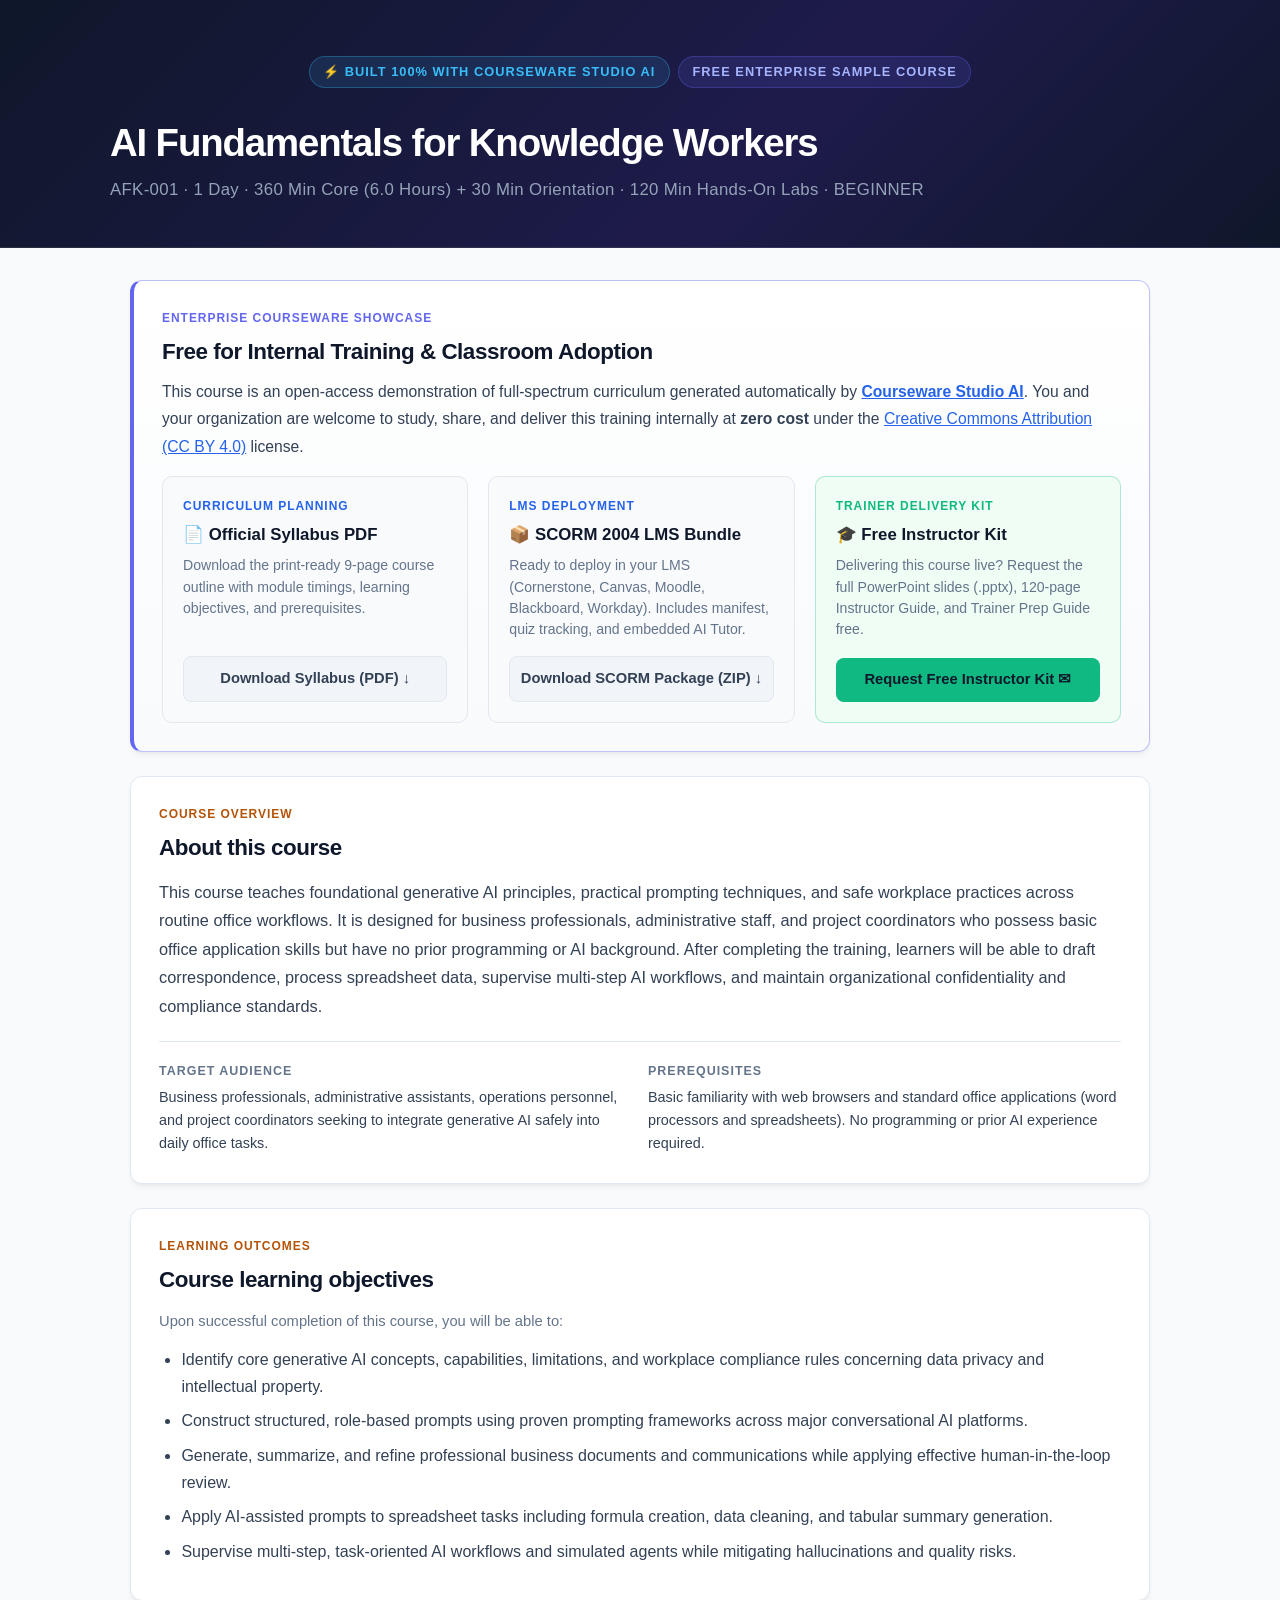
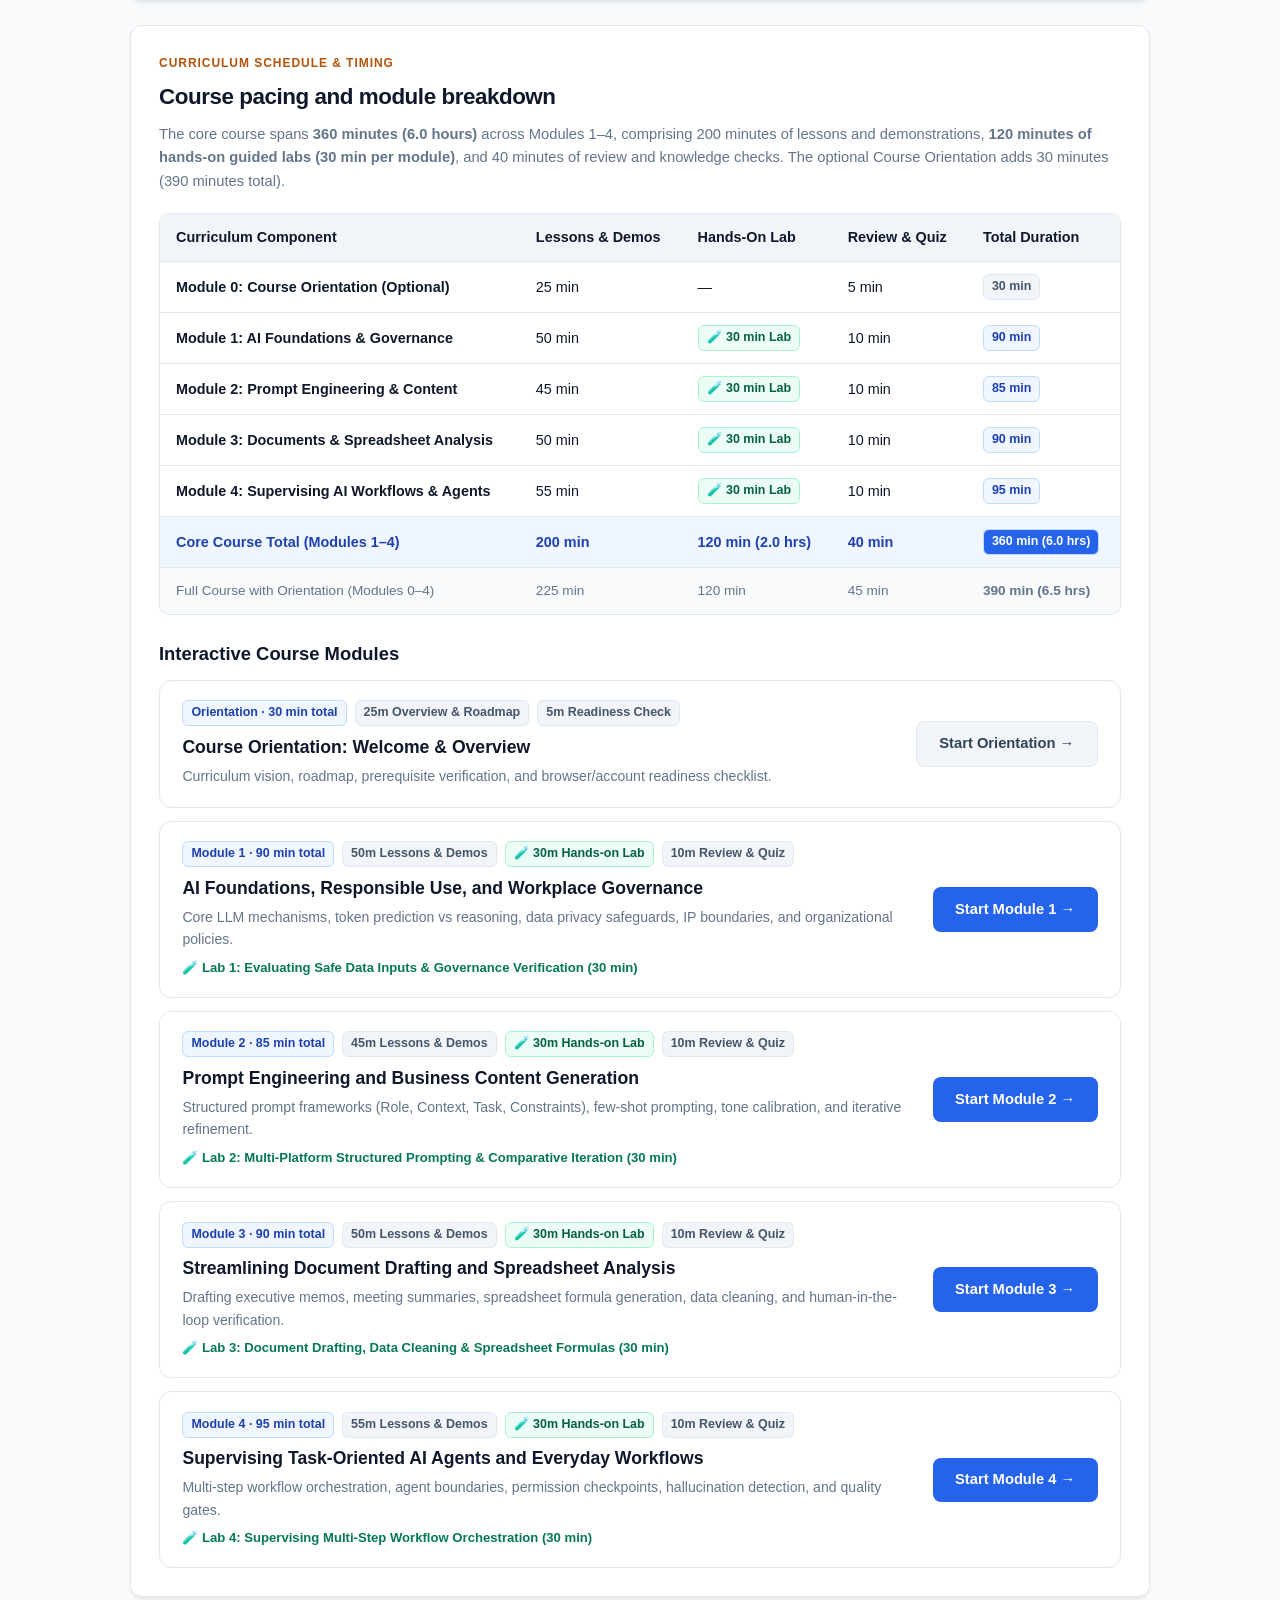
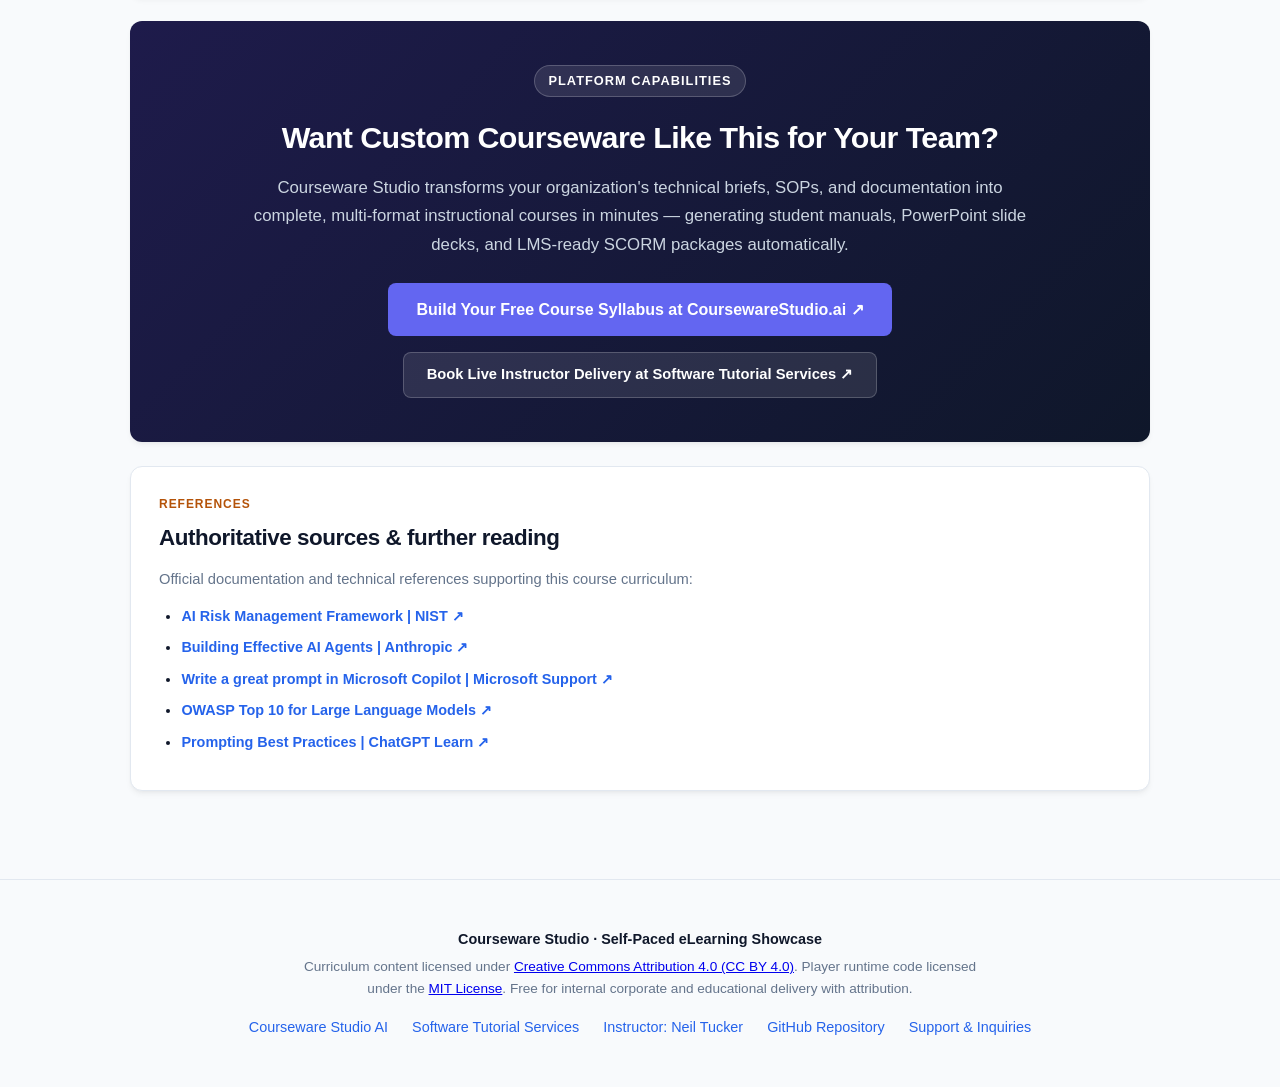
<file: index.html>
<!doctype html>
<html lang="en">
<head>
  <meta charset="utf-8">
  <meta name="viewport" content="width=device-width,initial-scale=1">
  <title>AI Fundamentals for Knowledge Workers (AFK-001) — Free Course by Courseware Studio</title>
  <meta name="description" content="Free interactive self-paced course: AI Fundamentals for Knowledge Workers. Built 100% with Courseware Studio AI. Free SCORM package, Syllabus PDF, and Instructor Kit.">
  <link rel="stylesheet" href="runtime/player.css">
</head>
<body>
  <a class="skip-link" href="#course-modules">Skip to course modules</a>

  <!-- Course Hero Header -->
  <header class="course-header">
    <div class="header-inner">
      <div style="display:flex;flex-wrap:wrap;justify-content:center;gap:0.5rem;margin-bottom:1rem">
        <span class="eyebrow">⚡ Built 100% with Courseware Studio AI</span>
        <span class="eyebrow" style="color:#a5b4fc;background:rgba(99,102,241,0.15);border-color:rgba(99,102,241,0.3)">Free Enterprise Sample Course</span>
      </div>
      <h1 class="course-title">AI Fundamentals for Knowledge Workers</h1>
      <p class="course-subtitle">AFK-001 · 1 Day · 360 Min Core (6.0 Hours) + 30 Min Orientation · 120 Min Hands-On Labs · BEGINNER</p>
    </div>
  </header>

  <main id="course-modules" class="main">

    <!-- Enterprise Showcase & Free Adoption Grant Banner -->
    <section class="card highlight" style="border-left: 4px solid var(--accent);">
      <div class="unit-label" style="color:var(--accent)">Enterprise Courseware Showcase</div>
      <h2 style="margin:.3rem 0 .5rem">Free for Internal Training & Classroom Adoption</h2>
      <p class="markdown" style="font-size:0.98rem;margin-bottom:1rem">
        This course is an open-access demonstration of full-spectrum curriculum generated automatically by <strong><a href="https://coursewarestudio.ai" target="_blank" rel="noopener" style="color:var(--primary);font-weight:700">Courseware Studio AI</a></strong>. You and your organization are welcome to study, share, and deliver this training internally at <strong>zero cost</strong> under the <a href="https://creativecommons.org/licenses/by/4.0/" target="_blank" rel="noopener" style="color:var(--primary)">Creative Commons Attribution (CC BY 4.0)</a> license.
      </p>

      <div class="grid-downloads">
        <!-- Download Syllabus -->
        <div class="download-box">
          <div>
            <div class="unit-label" style="color:var(--primary)">Curriculum Planning</div>
            <h4>📄 Official Syllabus PDF</h4>
            <p>Download the print-ready 9-page course outline with module timings, learning objectives, and prerequisites.</p>
          </div>
          <a class="button btn-secondary" href="downloads/AFK-001_EN_Syllabus.pdf" download="AFK-001_EN_Syllabus.pdf">
            Download Syllabus (PDF) ↓
          </a>
        </div>

        <!-- Download SCORM Package -->
        <div class="download-box">
          <div>
            <div class="unit-label" style="color:var(--primary)">LMS Deployment</div>
            <h4>📦 SCORM 2004 LMS Bundle</h4>
            <p>Ready to deploy in your LMS (Cornerstone, Canvas, Moodle, Blackboard, Workday). Includes manifest, quiz tracking, and embedded AI Tutor.</p>
          </div>
          <a class="button btn-secondary" href="downloads/AFK-001_EN_SCORM2004.zip" download="AFK-001_EN_SCORM2004.zip">
            Download SCORM Package (ZIP) ↓
          </a>
        </div>

        <!-- Request Instructor Kit -->
        <div class="download-box" style="border-color:rgba(16,185,129,0.3);background:#f0fdf4">
          <div>
            <div class="unit-label" style="color:var(--green)">Trainer Delivery Kit</div>
            <h4>🎓 Free Instructor Kit</h4>
            <p>Delivering this course live? Request the full PowerPoint slides (.pptx), 120-page Instructor Guide, and Trainer Prep Guide free.</p>
          </div>
          <a class="button btn-green" href="mailto:support@coursewarestudio.ai?subject=Request%20Free%20Instructor%20Materials%20-%20AFK-001&body=Hi%20Courseware%20Studio%20Team,%0A%0AI%20would%20like%20to%20request%20the%20free%20Instructor%20Kit%20for%20AFK-001%20(PowerPoint%20Deck,%20Instructor%20Guide,%20and%20Trainer%20Prep%20Guide).%0A%0AName:%20%0AOrganization:%20%0ARole:%20%0AEstimated%20Learners:%20">
            Request Free Instructor Kit ✉
          </a>
        </div>
      </div>
    </section>

    <!-- Course Overview -->
    <section class="card">
      <div class="unit-label">Course Overview</div>
      <h2 style="margin:.3rem 0 .75rem">About this course</h2>
      <div class="markdown">
        This course teaches foundational generative AI principles, practical prompting techniques, and safe workplace practices across routine office workflows. It is designed for business professionals, administrative staff, and project coordinators who possess basic office application skills but have no prior programming or AI background. After completing the training, learners will be able to draft correspondence, process spreadsheet data, supervise multi-step AI workflows, and maintain organizational confidentiality and compliance standards.
      </div>
      
      <div style="display:grid;grid-template-columns:repeat(auto-fit,minmax(280px,1fr));gap:1rem;margin-top:1.25rem;padding-top:1.25rem;border-top:1px solid #e2e8f0">
        <div>
          <strong style="display:block;font-size:.78rem;text-transform:uppercase;letter-spacing:.08em;color:#64748b;margin-bottom:.3rem">Target Audience</strong>
          <div style="font-size:.9rem;color:#334155">Business professionals, administrative assistants, operations personnel, and project coordinators seeking to integrate generative AI safely into daily office tasks.</div>
        </div>
        <div>
          <strong style="display:block;font-size:.78rem;text-transform:uppercase;letter-spacing:.08em;color:#64748b;margin-bottom:.3rem">Prerequisites</strong>
          <div style="font-size:.9rem;color:#334155">Basic familiarity with web browsers and standard office applications (word processors and spreadsheets). No programming or prior AI experience required.</div>
        </div>
      </div>
    </section>

    <!-- Learning Objectives -->
    <section class="card">
      <div class="unit-label">Learning Outcomes</div>
      <h2 style="margin:.3rem 0 .75rem">Course learning objectives</h2>
      <p style="font-size:.92rem;color:#64748b;margin:0 0 .75rem">Upon successful completion of this course, you will be able to:</p>
      <ul style="margin:0;padding-left:1.4rem;line-height:1.7;color:#334155">
        <li style="margin:.45rem 0">Identify core generative AI concepts, capabilities, limitations, and workplace compliance rules concerning data privacy and intellectual property.</li>
        <li style="margin:.45rem 0">Construct structured, role-based prompts using proven prompting frameworks across major conversational AI platforms.</li>
        <li style="margin:.45rem 0">Generate, summarize, and refine professional business documents and communications while applying effective human-in-the-loop review.</li>
        <li style="margin:.45rem 0">Apply AI-assisted prompts to spreadsheet tasks including formula creation, data cleaning, and tabular summary generation.</li>
        <li style="margin:.45rem 0">Supervise multi-step, task-oriented AI workflows and simulated agents while mitigating hallucinations and quality risks.</li>
      </ul>
    </section>

    <!-- Course Modules & Timing Schedule -->
    <section class="card">
      <div class="unit-label">Curriculum Schedule &amp; Timing</div>
      <h2 style="margin:.3rem 0 .5rem">Course pacing and module breakdown</h2>
      <p style="font-size:.92rem;color:#64748b;margin:0 0 1.25rem">
        The core course spans <strong>360 minutes (6.0 hours)</strong> across Modules 1–4, comprising 200 minutes of lessons and demonstrations, <strong>120 minutes of hands-on guided labs (30 min per module)</strong>, and 40 minutes of review and knowledge checks. The optional Course Orientation adds 30 minutes (390 minutes total).
      </p>

      <!-- Timing Matrix Table -->
      <div class="timing-table-wrapper">
        <table class="timing-table">
          <thead>
            <tr>
              <th>Curriculum Component</th>
              <th>Lessons &amp; Demos</th>
              <th>Hands-On Lab</th>
              <th>Review &amp; Quiz</th>
              <th>Total Duration</th>
            </tr>
          </thead>
          <tbody>
            <tr>
              <td><strong>Module 0: Course Orientation (Optional)</strong></td>
              <td>25 min</td>
              <td>—</td>
              <td>5 min</td>
              <td><span class="time-pill">30 min</span></td>
            </tr>
            <tr>
              <td><strong>Module 1: AI Foundations &amp; Governance</strong></td>
              <td>50 min</td>
              <td><span class="time-pill lab">🧪 30 min Lab</span></td>
              <td>10 min</td>
              <td><span class="time-pill total">90 min</span></td>
            </tr>
            <tr>
              <td><strong>Module 2: Prompt Engineering &amp; Content</strong></td>
              <td>45 min</td>
              <td><span class="time-pill lab">🧪 30 min Lab</span></td>
              <td>10 min</td>
              <td><span class="time-pill total">85 min</span></td>
            </tr>
            <tr>
              <td><strong>Module 3: Documents &amp; Spreadsheet Analysis</strong></td>
              <td>50 min</td>
              <td><span class="time-pill lab">🧪 30 min Lab</span></td>
              <td>10 min</td>
              <td><span class="time-pill total">90 min</span></td>
            </tr>
            <tr>
              <td><strong>Module 4: Supervising AI Workflows &amp; Agents</strong></td>
              <td>55 min</td>
              <td><span class="time-pill lab">🧪 30 min Lab</span></td>
              <td>10 min</td>
              <td><span class="time-pill total">95 min</span></td>
            </tr>
            <tr class="total-row">
              <td><strong>Core Course Total (Modules 1–4)</strong></td>
              <td><strong>200 min</strong></td>
              <td><strong>120 min (2.0 hrs)</strong></td>
              <td><strong>40 min</strong></td>
              <td><span class="time-pill total" style="background:#2563eb;color:#fff">360 min (6.0 hrs)</span></td>
            </tr>
            <tr style="background:#f8fafc;font-size:0.85rem;color:#64748b">
              <td>Full Course with Orientation (Modules 0–4)</td>
              <td>225 min</td>
              <td>120 min</td>
              <td>45 min</td>
              <td><strong>390 min (6.5 hrs)</strong></td>
            </tr>
          </tbody>
        </table>
      </div>

      <h3 style="font-size:1.15rem;font-weight:700;color:#0f172a;margin:1.5rem 0 .75rem">Interactive Course Modules</h3>
      
      <div id="course-module-list" style="display:grid;gap:.85rem">
        
        <!-- Module 0 -->
        <div class="module-card" data-module-number="0">
          <div style="flex:1;min-width:260px">
            <div style="display:flex;align-items:center;gap:.5rem;flex-wrap:wrap">
              <span class="time-pill total">Orientation · 30 min total</span>
              <span class="time-pill">25m Overview &amp; Roadmap</span>
              <span class="time-pill">5m Readiness Check</span>
              <span class="completion-badge" data-badge-module="0" style="display:none">✓ Completed</span>
            </div>
            <div style="font-size:1.1rem;font-weight:700;color:#0f172a;margin-top:.4rem">Course Orientation: Welcome &amp; Overview</div>
            <div style="font-size:0.88rem;color:#64748b;margin-top:0.25rem">Curriculum vision, roadmap, prerequisite verification, and browser/account readiness checklist.</div>
          </div>
          <a class="button btn-secondary" data-link-module="0" href="Module-00-Course-Orientation.html">Start Orientation →</a>
        </div>

        <!-- Module 1 -->
        <div class="module-card" data-module-number="1">
          <div style="flex:1;min-width:260px">
            <div style="display:flex;align-items:center;gap:.5rem;flex-wrap:wrap">
              <span class="time-pill total">Module 1 · 90 min total</span>
              <span class="time-pill">50m Lessons &amp; Demos</span>
              <span class="time-pill lab">🧪 30m Hands-on Lab</span>
              <span class="time-pill">10m Review &amp; Quiz</span>
              <span class="completion-badge" data-badge-module="1" style="display:none">✓ Completed</span>
            </div>
            <div style="font-size:1.1rem;font-weight:700;color:#0f172a;margin-top:.4rem">AI Foundations, Responsible Use, and Workplace Governance</div>
            <div style="font-size:0.88rem;color:#64748b;margin-top:0.25rem">Core LLM mechanisms, token prediction vs reasoning, data privacy safeguards, IP boundaries, and organizational policies.</div>
            <div style="font-size:0.82rem;color:#047857;margin-top:0.35rem;font-weight:600">🧪 Lab 1: Evaluating Safe Data Inputs &amp; Governance Verification (30 min)</div>
          </div>
          <a class="button" data-link-module="1" href="Module-01.html">Start Module 1 →</a>
        </div>

        <!-- Module 2 -->
        <div class="module-card" data-module-number="2">
          <div style="flex:1;min-width:260px">
            <div style="display:flex;align-items:center;gap:.5rem;flex-wrap:wrap">
              <span class="time-pill total">Module 2 · 85 min total</span>
              <span class="time-pill">45m Lessons &amp; Demos</span>
              <span class="time-pill lab">🧪 30m Hands-on Lab</span>
              <span class="time-pill">10m Review &amp; Quiz</span>
              <span class="completion-badge" data-badge-module="2" style="display:none">✓ Completed</span>
            </div>
            <div style="font-size:1.1rem;font-weight:700;color:#0f172a;margin-top:.4rem">Prompt Engineering and Business Content Generation</div>
            <div style="font-size:0.88rem;color:#64748b;margin-top:0.25rem">Structured prompt frameworks (Role, Context, Task, Constraints), few-shot prompting, tone calibration, and iterative refinement.</div>
            <div style="font-size:0.82rem;color:#047857;margin-top:0.35rem;font-weight:600">🧪 Lab 2: Multi-Platform Structured Prompting &amp; Comparative Iteration (30 min)</div>
          </div>
          <a class="button" data-link-module="2" href="Module-02.html">Start Module 2 →</a>
        </div>

        <!-- Module 3 -->
        <div class="module-card" data-module-number="3">
          <div style="flex:1;min-width:260px">
            <div style="display:flex;align-items:center;gap:.5rem;flex-wrap:wrap">
              <span class="time-pill total">Module 3 · 90 min total</span>
              <span class="time-pill">50m Lessons &amp; Demos</span>
              <span class="time-pill lab">🧪 30m Hands-on Lab</span>
              <span class="time-pill">10m Review &amp; Quiz</span>
              <span class="completion-badge" data-badge-module="3" style="display:none">✓ Completed</span>
            </div>
            <div style="font-size:1.1rem;font-weight:700;color:#0f172a;margin-top:.4rem">Streamlining Document Drafting and Spreadsheet Analysis</div>
            <div style="font-size:0.88rem;color:#64748b;margin-top:0.25rem">Drafting executive memos, meeting summaries, spreadsheet formula generation, data cleaning, and human-in-the-loop verification.</div>
            <div style="font-size:0.82rem;color:#047857;margin-top:0.35rem;font-weight:600">🧪 Lab 3: Document Drafting, Data Cleaning &amp; Spreadsheet Formulas (30 min)</div>
          </div>
          <a class="button" data-link-module="3" href="Module-03.html">Start Module 3 →</a>
        </div>

        <!-- Module 4 -->
        <div class="module-card" data-module-number="4">
          <div style="flex:1;min-width:260px">
            <div style="display:flex;align-items:center;gap:.5rem;flex-wrap:wrap">
              <span class="time-pill total">Module 4 · 95 min total</span>
              <span class="time-pill">55m Lessons &amp; Demos</span>
              <span class="time-pill lab">🧪 30m Hands-on Lab</span>
              <span class="time-pill">10m Review &amp; Quiz</span>
              <span class="completion-badge" data-badge-module="4" style="display:none">✓ Completed</span>
            </div>
            <div style="font-size:1.1rem;font-weight:700;color:#0f172a;margin-top:.4rem">Supervising Task-Oriented AI Agents and Everyday Workflows</div>
            <div style="font-size:0.88rem;color:#64748b;margin-top:0.25rem">Multi-step workflow orchestration, agent boundaries, permission checkpoints, hallucination detection, and quality gates.</div>
            <div style="font-size:0.82rem;color:#047857;margin-top:0.35rem;font-weight:600">🧪 Lab 4: Supervising Multi-Step Workflow Orchestration (30 min)</div>
          </div>
          <a class="button" data-link-module="4" href="Module-04.html">Start Module 4 →</a>
        </div>

      </div>
    </section>

    <!-- Create Your Own Course with Courseware Studio -->
    <section class="card" style="background:linear-gradient(135deg, #1e1b4b 0%, #0f172a 100%);color:#ffffff;border:none">
      <div style="max-width:800px;margin:0 auto;text-align:center;padding:1rem 0">
        <span class="eyebrow" style="background:rgba(255,255,255,0.1);color:#ffffff;border-color:rgba(255,255,255,0.2)">Platform Capabilities</span>
        <h2 style="font-size:1.9rem;margin-bottom:0.75rem;color:#ffffff">Want Custom Courseware Like This for Your Team?</h2>
        <p style="color:#cbd5e1;font-size:1.05rem;line-height:1.7;margin-bottom:1.5rem">
          Courseware Studio transforms your organization's technical briefs, SOPs, and documentation into complete, multi-format instructional courses in minutes — generating student manuals, PowerPoint slide decks, and LMS-ready SCORM packages automatically.
        </p>
        <div style="display:flex;justify-content:center;gap:1rem;flex-wrap:wrap">
          <a href="https://coursewarestudio.ai" class="button btn-accent" style="padding:0.85rem 1.8rem;font-size:1rem" target="_blank" rel="noopener">
            Build Your Free Course Syllabus at CoursewareStudio.ai ↗
          </a>
          <a href="https://www.softwaretutorialservices.com" class="button btn-secondary" style="background:rgba(255,255,255,0.1);color:#fff !important;border-color:rgba(255,255,255,0.2)" target="_blank" rel="noopener">
            Book Live Instructor Delivery at Software Tutorial Services ↗
          </a>
        </div>
      </div>
    </section>

    <!-- Authoritative Sources -->
    <section class="card">
      <div class="unit-label">References</div>
      <h2 style="margin:.3rem 0 .75rem">Authoritative sources &amp; further reading</h2>
      <p style="font-size:.92rem;color:#64748b;margin:0 0 .75rem">Official documentation and technical references supporting this course curriculum:</p>
      <ul style="margin:0;padding-left:1.4rem;line-height:1.75;font-size:.9rem">
        <li style="margin:.4rem 0"><a href="https://www.nist.gov/itl/ai-risk-management-framework" target="_blank" rel="noopener" style="color:#2563eb;font-weight:700;text-decoration:none">AI Risk Management Framework | NIST ↗</a></li>
        <li style="margin:.4rem 0"><a href="https://www.anthropic.com/engineering/building-effective-agents" target="_blank" rel="noopener" style="color:#2563eb;font-weight:700;text-decoration:none">Building Effective AI Agents | Anthropic ↗</a></li>
        <li style="margin:.4rem 0"><a href="https://support.microsoft.com/en-us/microsoft-365-copilot/write-a-great-prompt-in-microsoft-365-copilot" target="_blank" rel="noopener" style="color:#2563eb;font-weight:700;text-decoration:none">Write a great prompt in Microsoft Copilot | Microsoft Support ↗</a></li>
        <li style="margin:.4rem 0"><a href="https://genai.owasp.org/llm-top-10/" target="_blank" rel="noopener" style="color:#2563eb;font-weight:700;text-decoration:none">OWASP Top 10 for Large Language Models ↗</a></li>
        <li style="margin:.4rem 0"><a href="https://learn.chatgpt.com/docs/prompting" target="_blank" rel="noopener" style="color:#2563eb;font-weight:700;text-decoration:none">Prompting Best Practices | ChatGPT Learn ↗</a></li>
      </ul>
    </section>

  </main>

  <!-- Footer -->
  <footer class="footer">
    <div style="font-weight:700;color:#0f172a;margin-bottom:0.35rem">Courseware Studio · Self-Paced eLearning Showcase</div>
    <div style="font-size:0.85rem;color:#64748b;max-width:700px;margin:0 auto 1rem">
      Curriculum content licensed under <a href="https://creativecommons.org/licenses/by/4.0/" target="_blank" rel="noopener">Creative Commons Attribution 4.0 (CC BY 4.0)</a>. Player runtime code licensed under the <a href="https://opensource.org/licenses/MIT" target="_blank" rel="noopener">MIT License</a>. Free for internal corporate and educational delivery with attribution.
    </div>
    <ul class="footer-links">
      <li><a href="https://coursewarestudio.ai" target="_blank" rel="noopener">Courseware Studio AI</a></li>
      <li><a href="https://www.softwaretutorialservices.com" target="_blank" rel="noopener">Software Tutorial Services</a></li>
      <li><a href="https://www.linkedin.com/in/neilrtucker" target="_blank" rel="noopener">Instructor: Neil Tucker</a></li>
      <li><a href="https://github.com/neiltucker/ai-fundamentals" target="_blank" rel="noopener">GitHub Repository</a></li>
      <li><a href="mailto:support@coursewarestudio.ai">Support &amp; Inquiries</a></li>
    </ul>
  </footer>

  <!-- Progress Tracking Script -->
  <script>
  (function() {
    var modules = [0,1,2,3,4];
    var completedCount = 0;
    modules.forEach(function(num) {
      var isDone = false;
      try {
        if (num === 0) {
          isDone = localStorage.getItem('courseware_completed_module_0') === 'true';
        } else {
          for (var k in localStorage) {
            if (k.indexOf('courseware-sp-') >= 0 && k.indexOf('-mod-' + num) >= 0) {
              var val = JSON.parse(localStorage.getItem(k) || '{}');
              if (val && val.completed && Object.keys(val.completed).length > 0) {
                isDone = true;
                break;
              }
            }
          }
          if (!isDone && localStorage.getItem('courseware_completed_module_' + num) === 'true') {
            isDone = true;
          }
        }
      } catch(e) {}

      if (isDone) {
        completedCount++;
        var badge = document.querySelector('[data-badge-module="' + num + '"]');
        if (badge) badge.style.display = 'inline-flex';
        var link = document.querySelector('[data-link-module="' + num + '"]');
        if (link) link.textContent = num === 0 ? 'Review Orientation →' : 'Review Module ' + num + ' →';
      }
    });

    if (completedCount > 0) {
      var summary = document.createElement('div');
      summary.style.cssText = 'background:#f0fdf4;border:1px solid #86efac;border-radius:.75rem;padding:.75rem 1rem;margin-bottom:1.25rem;font-size:.9rem;color:#166534;font-weight:700;display:flex;align-items:center;gap:.5rem';
      summary.innerHTML = '<span>✓</span><span>' + completedCount + ' of ' + modules.length + ' modules completed in this browser</span>';
      var list = document.getElementById('course-module-list');
      if (list && list.parentNode) list.parentNode.insertBefore(summary, list);
    }
  })();
  </script>
</body>
</html>
</file>
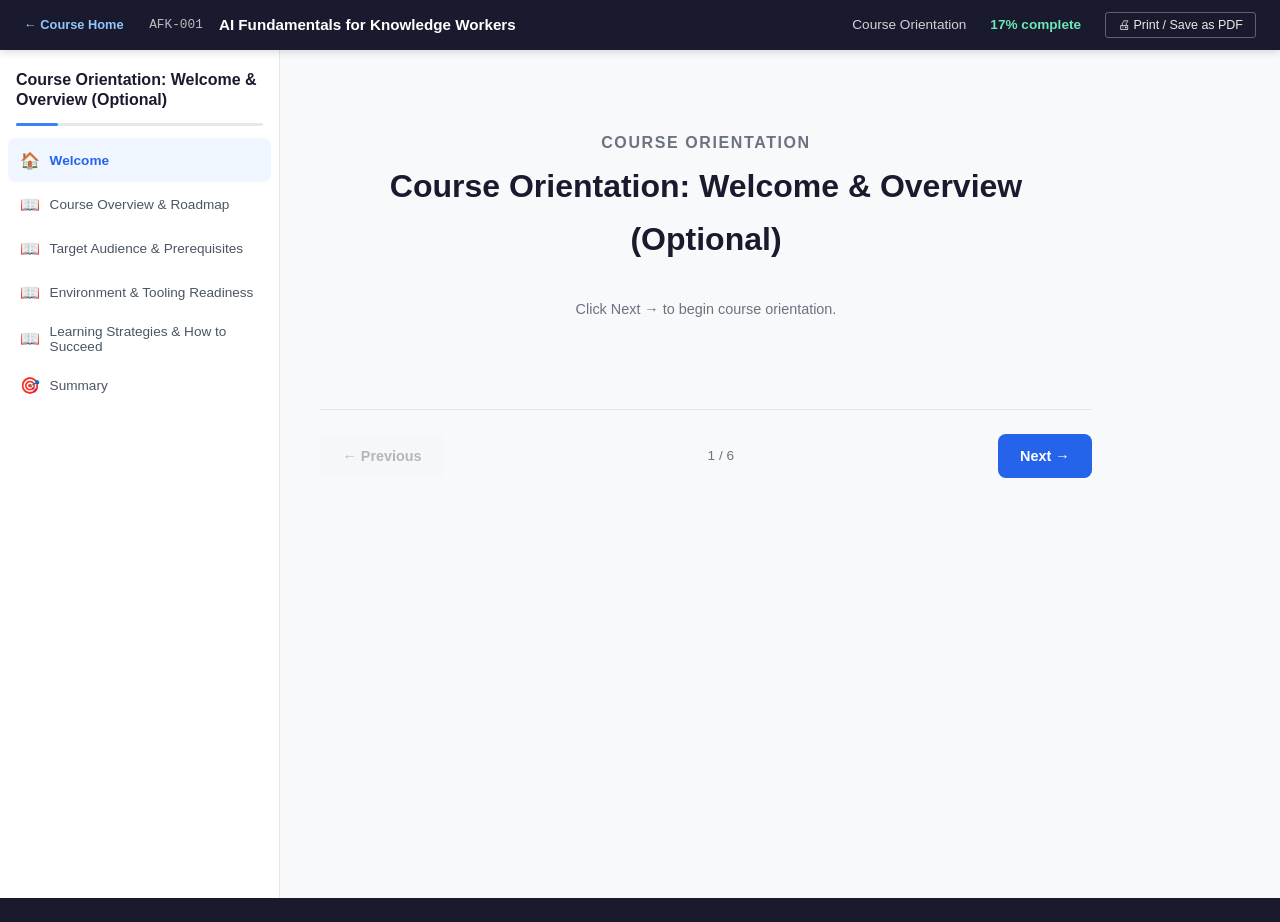
<file: Module-00-Course-Orientation.html>
<!DOCTYPE html>
<html lang="en">
<head>
<meta charset="UTF-8">
<meta name="viewport" content="width=device-width, initial-scale=1.0">
<title>Course Orientation: Welcome &amp; Overview (Optional) — AI Fundamentals for Knowledge Workers</title>
<style>
/* === RESET & BASE === */
*, *::before, *::after { box-sizing: border-box; margin: 0; padding: 0; }
html { font-size: 16px; scroll-behavior: smooth; }
body {
  font-family: -apple-system, BlinkMacSystemFont, "Segoe UI", Roboto, "Helvetica Neue", Arial, sans-serif;
  color: #1a1a2e; background: #f8f9fa; line-height: 1.65; display: flex; flex-direction: column; min-height: 100vh;
}
.skip-link {
  position: fixed; left: 0.75rem; top: 0.75rem; z-index: 1000;
  transform: translateY(-200%); background: #fff; color: #1e40af;
  border: 2px solid #1e40af; border-radius: 0.5rem; padding: 0.65rem 0.9rem;
  font-weight: 700; text-decoration: none;
}
.skip-link:focus { transform: translateY(0); }
button:focus-visible, a:focus-visible, input:focus-visible, summary:focus-visible, [tabindex]:focus-visible {
  outline: 3px solid #f59e0b; outline-offset: 3px;
}

/* === HEADER === */
.course-header {
  background: #1a1a2e; color: #fff; padding: 0.75rem 1.5rem;
  display: flex; justify-content: space-between; align-items: center;
  position: sticky; top: 0; z-index: 100; box-shadow: 0 2px 8px rgba(0,0,0,0.15);
}
.mobile-menu-button {
  display: none; align-items: center; justify-content: center; gap: 0.45rem;
  min-width: 44px; min-height: 44px; padding: 0.45rem 0.7rem;
  border: 1px solid rgba(255,255,255,0.45); border-radius: 0.5rem;
  background: transparent; color: #fff; cursor: pointer; font: inherit; font-weight: 700;
}
.header-left { display: flex; align-items: center; gap: 1rem; min-width: 0; }
.course-number { font-size: 0.8rem; opacity: 0.7; font-family: monospace; }
.course-title { font-size: 0.95rem; font-weight: 600; min-width: 0; overflow: hidden; text-overflow: ellipsis; white-space: nowrap; }
.header-right { display: flex; align-items: center; gap: 1.5rem; font-size: 0.85rem; }
.module-label { opacity: 0.8; }
.progress-text { font-weight: 600; color: #6ee7b7; }
.print-btn {
  background: transparent; border: 1px solid rgba(255,255,255,0.3);
  color: rgba(255,255,255,0.9); font-size: 0.78rem; padding: 0.3rem 0.75rem;
  border-radius: 3px; cursor: pointer; font-family: inherit;
  transition: background 0.15s, border-color 0.15s; white-space: nowrap;
}
.print-btn:hover { background: rgba(255,255,255,0.1); border-color: rgba(255,255,255,0.5); }

/* === LAYOUT === */
.layout { display: flex; flex: 1; min-height: 0; }

/* === SIDEBAR === */
.sidebar {
  width: 280px; background: #fff; border-right: 1px solid #e5e7eb;
  display: flex; flex-direction: column; overflow-y: auto; flex-shrink: 0;
  position: sticky; top: 52px; height: calc(100vh - 52px);
}
.sidebar-header { padding: 1.25rem 1rem 0.75rem; display: flex; justify-content: space-between; align-items: start; }
.sidebar-header h2 { font-size: 1rem; font-weight: 700; color: #1a1a2e; line-height: 1.3; }
.sidebar-toggle { display: none; align-items: center; justify-content: center; min-width: 44px; min-height: 44px; background: none; border: none; font-size: 1.7rem; cursor: pointer; color: #4b5563; }
.sidebar-backdrop { display: none; }
.progress-bar { height: 3px; background: #e5e7eb; margin: 0 1rem 0.5rem; border-radius: 2px; }
.progress-fill { height: 100%; background: #3b82f6; border-radius: 2px; width: 0; transition: width 0.4s ease; }
.nav-list { list-style: none; padding: 0.25rem 0.5rem 1rem; flex: 1; overflow-y: auto; }
.nav-btn {
  width: 100%; min-height: 44px; text-align: left; background: none; border: none; padding: 0.6rem 0.75rem;
  display: flex; align-items: center; gap: 0.6rem; border-radius: 0.5rem;
  cursor: pointer; font-size: 0.85rem; color: #4b5563; transition: all 0.15s;
}
.nav-btn:hover { background: #f3f4f6; color: #1a1a2e; }
.nav-btn.active { background: #eff6ff; color: #2563eb; font-weight: 600; }
.nav-btn.visited .nav-check { display: inline; }
.nav-icon { font-size: 1rem; flex-shrink: 0; }
.nav-label { flex: 1; }
.nav-check { display: none; color: #22c55e; font-size: 0.8rem; flex-shrink: 0; }

/* === MAIN CONTENT === */
.content { flex: 1; padding: 2rem 3rem 2rem 2.5rem; max-width: 860px; min-height: calc(100vh - 52px); }
.screen { display: none; animation: fadeIn 0.25s ease; }
.screen.active { display: block; }
@keyframes fadeIn { from { opacity: 0; transform: translateY(6px); } to { opacity: 1; transform: none; } }

/* === NAV BUTTONS === */
.nav-buttons {
  display: flex; justify-content: space-between; align-items: center;
  margin-top: 2.5rem; padding-top: 1.5rem; border-top: 1px solid #e5e7eb;
}
.screen-counter { font-size: 0.85rem; color: #6b7280; }
.btn {
  min-height: 44px; padding: 0.6rem 1.4rem; border-radius: 0.5rem; font-size: 0.9rem; font-weight: 600;
  border: none; cursor: pointer; transition: all 0.15s;
}
.btn:disabled { opacity: 0.4; cursor: default; }
.btn-primary { background: #2563eb; color: #fff; }
.btn-primary:hover:not(:disabled) { background: #1d4ed8; }
.btn-secondary { background: #f3f4f6; color: #4b5563; }
.btn-secondary:hover:not(:disabled) { background: #e5e7eb; }

/* === LANDING SCREEN === */
.screen-landing { text-align: center; padding: 3rem 0; }
.publisher-brand-block {
  display: flex; flex-direction: column; align-items: center; justify-content: center;
  gap: 0.65rem; margin: 0 auto 2rem; min-height: 84px;
}
.publisher-logo {
  display: block; width: auto; height: auto; max-width: min(240px, 70vw); max-height: 92px;
  object-fit: contain; object-position: center;
}
.screen-landing h1 { font-size: 1rem; text-transform: uppercase; letter-spacing: 0.1em; color: #6b7280; }
.screen-landing h2 { font-size: 2rem; font-weight: 800; color: #1a1a2e; margin-top: 0.25rem; }
.publisher-copyright { margin: 0; font-size: 0.78rem; color: #6b7280; }
.objectives-box {
  text-align: left; background: #eff6ff; border: 1px solid #bfdbfe; border-radius: 0.75rem;
  padding: 1.5rem; margin: 2rem auto; max-width: 580px;
}
.lesson-content .objectives-box { max-width: 100%; margin: 1.5rem 0; }
.objectives-box h3 { font-size: 1rem; margin-bottom: 0.5rem; color: #1e40af; }
.objectives-box ul { margin-top: 0.5rem; padding-left: 1.25rem; }
.objectives-box li { margin-bottom: 0.4rem; font-size: 0.92rem; color: #1e3a5f; }
.start-hint { margin-top: 2rem; color: #6b7280; font-size: 0.9rem; }

/* === LESSON SCREEN === */
.screen-lesson h2 { font-size: 1.5rem; font-weight: 700; margin-bottom: 1.25rem; color: #1a1a2e; }
.lesson-content { font-size: 0.95rem; line-height: 1.75; }
.lesson-content h3 { font-size: 1.15rem; font-weight: 700; margin: 1.5rem 0 0.5rem; color: #1a1a2e; }
.lesson-content h4 { font-size: 1rem; font-weight: 600; margin: 1.25rem 0 0.4rem; }
.lesson-content p { margin-bottom: 0.75rem; }
.lesson-content ul, .lesson-content ol { margin: 0.5rem 0 1rem 1.25rem; }
.lesson-content li { margin-bottom: 0.3rem; }
.lesson-content code { background: #f1f5f9; padding: 0.15rem 0.4rem; border-radius: 0.25rem; font-size: 0.88rem; }
.lesson-content pre { background: #1e293b; color: #e2e8f0; padding: 1rem 1.25rem; border-radius: 0.5rem; overflow-x: auto; margin: 1rem 0; }
.lesson-content pre code { background: none; padding: 0; color: inherit; }
.lesson-content blockquote { border-left: 3px solid #3b82f6; padding: 0.5rem 1rem; background: #f8fafc; margin: 1rem 0; border-radius: 0 0.5rem 0.5rem 0; }
.lesson-content table { width: 100%; max-width: 100%; border-collapse: collapse; margin: 1rem 0; font-size: 0.9rem; table-layout: auto; }
.lesson-content th, .lesson-content td { padding: 0.6rem 0.75rem; border: 1px solid #e5e7eb; text-align: left; overflow-wrap: anywhere; }
.lesson-content th { background: #f8fafc; font-weight: 600; }

/* === MEDIA === */
.media-block { margin: 1.5rem 0; text-align: center; }
.media-caption { font-size: 0.82rem; color: #6b7280; margin-top: 0.5rem; font-style: italic; }
.media-placeholder { background: #f8fafc; border: 2px dashed #d1d5db; border-radius: 0.5rem; padding: 2rem; }
.placeholder-icon { font-size: 2rem; }

/* === KEY POINTS === */
.key-points {
  background: #fefce8; border: 1px solid #fde68a; border-radius: 0.75rem;
  padding: 1.25rem; margin-top: 1.5rem;
}
.key-points h4 { font-size: 0.95rem; margin-bottom: 0.5rem; }
.key-points ul { padding-left: 1.25rem; }
.key-points li { font-size: 0.9rem; margin-bottom: 0.3rem; color: #713f12; }

/* === LAB === */
.screen-lab h2 { font-size: 1.5rem; margin-bottom: 0.5rem; }
.lab-header { background: #f0fdf4; border: 1px solid #bbf7d0; border-radius: 0.75rem; padding: 1.25rem; margin-bottom: 1.5rem; }
.lab-objective { font-size: 0.92rem; color: #166534; margin-top: 0.5rem; }
.lab-meta { display: flex; flex-wrap: wrap; gap: 1rem; margin-top: 0.75rem; }
.lab-meta-item { font-size: 0.82rem; color: #15803d; font-weight: 500; }
.lab-prereqs { margin-top: 0.75rem; font-size: 0.85rem; color: #166534; }
.lab-prereqs ul { margin: 0.25rem 0 0 1.25rem; padding: 0; }
.lab-prereqs li { margin-bottom: 0.15rem; }
.lab-procedures h3 { font-size: 1.15rem; font-weight: 700; margin-bottom: 1rem; color: #1e293b; }
.lab-step { background: #fff; border: 1px solid #e2e8f0; border-radius: 0.75rem; padding: 1rem 1.25rem; margin-bottom: 0.75rem; }
.lab-step-header { display: flex; align-items: flex-start; gap: 0.75rem; margin-bottom: 0.5rem; }
.lab-step-num { display: inline-flex; align-items: center; justify-content: center; width: 28px; height: 28px; min-width: 28px; background: #2563eb; color: #fff; font-size: 0.82rem; font-weight: 700; border-radius: 50%; }
.lab-step-instruction { font-weight: 600; color: #1e293b; font-size: 0.95rem; line-height: 1.5; padding-top: 2px; }
.lab-step-detail { font-size: 0.9rem; line-height: 1.7; color: #475569; margin-top: 0.25rem; padding-left: 2.8rem; }
.lab-step-detail code { background: #f1f5f9; padding: 0.15rem 0.4rem; border-radius: 0.25rem; font-size: 0.85rem; }
.lab-step-detail pre { background: #1e293b; color: #e2e8f0; padding: 0.75rem 1rem; border-radius: 0.5rem; overflow-x: auto; margin: 0.5rem 0; font-size: 0.85rem; }
.lab-step-detail pre code { background: none; padding: 0; color: inherit; }
.lab-expected-output { margin: 0.5rem 0 0 2.8rem; background: #f0f9ff; border: 1px solid #bae6fd; border-radius: 0.5rem; padding: 0.75rem 1rem; }
.lab-expected-label { font-size: 0.78rem; font-weight: 700; color: #0369a1; text-transform: uppercase; letter-spacing: 0.04em; margin-bottom: 0.35rem; }
.lab-expected-output pre { background: #0c4a6e; color: #e0f2fe; padding: 0.5rem 0.75rem; border-radius: 0.375rem; margin: 0.25rem 0 0; font-size: 0.82rem; overflow-x: auto; }
.lab-expected-output pre code { background: none; padding: 0; color: inherit; }
.lab-verification { display: flex; align-items: flex-start; gap: 0.5rem; margin: 0.5rem 0 0 2.8rem; padding: 0.6rem 0.75rem; background: #fefce8; border: 1px solid #fde68a; border-radius: 0.5rem; font-size: 0.85rem; color: #854d0e; }
.lab-verification-icon { font-size: 1rem; line-height: 1.3; }
.lab-troubleshooting { margin-top: 1.5rem; }
.lab-troubleshooting h3 { font-size: 1.1rem; font-weight: 700; margin-bottom: 0.75rem; color: #1e293b; }
.lab-trouble-item { background: #fff; border: 1px solid #e2e8f0; border-radius: 0.5rem; margin-bottom: 0.5rem; }
.lab-trouble-item summary { display: flex; align-items: center; min-height: 44px; padding: 0.75rem 1rem; font-size: 0.9rem; font-weight: 500; color: #b45309; cursor: pointer; list-style: none; }
.lab-trouble-item summary::before { content: '▸ '; font-weight: 700; }
.lab-trouble-item[open] summary::before { content: '▾ '; }
.lab-trouble-solution { padding: 0 1rem 0.75rem; font-size: 0.87rem; color: #475569; line-height: 1.6; }
.lab-trouble-solution code { background: #f1f5f9; padding: 0.1rem 0.3rem; border-radius: 0.2rem; font-size: 0.84rem; }
.lab-challenge { margin-top: 1.5rem; background: #faf5ff; border: 2px dashed #c4b5fd; border-radius: 0.75rem; padding: 1.25rem; }
.lab-challenge h3 { font-size: 1.1rem; font-weight: 700; margin-bottom: 0.25rem; color: #6b21a8; }
.lab-challenge-intro { font-size: 0.82rem; color: #7c3aed; margin-bottom: 0.75rem; font-style: italic; }
.lab-challenge-body { font-size: 0.9rem; line-height: 1.65; color: #581c87; }
.lab-challenge-body code { background: #ede9fe; padding: 0.1rem 0.3rem; border-radius: 0.2rem; font-size: 0.84rem; }
.lab-steps { font-size: 0.95rem; line-height: 1.75; }
.lab-steps ol { padding-left: 1.25rem; }
.lab-steps li { margin-bottom: 0.5rem; }
.lab-steps code { background: #f1f5f9; padding: 0.15rem 0.4rem; border-radius: 0.25rem; font-size: 0.88rem; }
.lab-steps pre { background: #1e293b; color: #e2e8f0; padding: 1rem; border-radius: 0.5rem; overflow-x: auto; margin: 0.75rem 0; }
.lab-steps pre code { background: none; padding: 0; color: inherit; }
.lab-check { margin-top: 1.5rem; padding: 1rem; background: #f8fafc; border-radius: 0.5rem; }
.lab-check.completed { background: #f0fdf4; border: 1px solid #bbf7d0; }
.checkbox-label { display: flex; align-items: center; gap: 0.5rem; min-height: 44px; cursor: pointer; font-size: 0.92rem; }
.checkbox-label input { width: 1.1rem; height: 1.1rem; accent-color: #22c55e; }

/* === QUIZ === */
.screen-quiz h2 { font-size: 1.5rem; margin-bottom: 0.5rem; }
.quiz-intro { font-size: 0.92rem; color: #6b7280; margin-bottom: 1.5rem; }
.quiz-question { min-width: 0; background: #fff; border: 1px solid #e5e7eb; border-radius: 0.75rem; padding: 1.25rem; margin-bottom: 1rem; }
.quiz-question legend { width: 100%; padding: 0; margin-bottom: 0.75rem; }
.question-label { display: block; font-size: 0.82rem; text-transform: uppercase; letter-spacing: 0.05em; color: #6b7280; margin-bottom: 0.5rem; font-weight: 700; }
.question-text { display: block; font-size: 0.95rem; font-weight: 600; }
.options { display: flex; flex-direction: column; gap: 0.5rem; }
.option-label {
  display: flex; align-items: center; gap: 0.6rem; min-height: 44px; padding: 0.6rem 0.75rem;
  border: 1px solid #e5e7eb; border-radius: 0.5rem; cursor: pointer; font-size: 0.9rem; transition: all 0.15s;
}
.option-label:hover { border-color: #93c5fd; background: #eff6ff; }
.option-label input { accent-color: #2563eb; }
.option-label.correct { background: #f0fdf4; border-color: #86efac; }
.option-label.incorrect { background: #fef2f2; border-color: #fca5a5; }
.feedback { margin-top: 0.5rem; padding: 0.75rem; border-radius: 0.5rem; font-size: 0.88rem; display: none; }
.feedback.show { display: block; }
.feedback.correct { background: #f0fdf4; color: #166534; border: 1px solid #bbf7d0; }
.feedback.incorrect { background: #fef2f2; color: #991b1b; border: 1px solid #fecaca; }
.quiz-actions { display: flex; gap: 0.75rem; margin-top: 1.5rem; }
.quiz-results {
  margin-top: 1.5rem; padding: 1.25rem; border-radius: 0.75rem; display: none;
  text-align: center; font-size: 1.1rem; font-weight: 700;
}
.quiz-results.show { display: block; }
.quiz-results.pass { background: #f0fdf4; color: #166534; border: 2px solid #86efac; }
.quiz-results.fail { background: #fefce8; color: #854d0e; border: 2px solid #fde68a; }

/* === SUMMARY === */
.screen-summary h2 { font-size: 1.5rem; margin-bottom: 1rem; }
.summary-content { font-size: 0.95rem; line-height: 1.75; margin-bottom: 1.5rem; }
.objectives-review { background: #f8fafc; border-radius: 0.75rem; padding: 1.25rem; margin-bottom: 1.5rem; }
.objectives-review h3 { font-size: 1rem; margin-bottom: 0.75rem; }
.objectives-checklist { list-style: none; }
.objectives-checklist li { margin-bottom: 0.5rem; }
.completion-box { text-align: center; padding: 2rem; background: #f0fdf4; border-radius: 0.75rem; border: 1px solid #bbf7d0; }
.completion-icon { font-size: 3rem; }
.completion-box h3 { margin-top: 0.5rem; color: #166534; }

/* === FOOTER === */
.course-footer {
  background: #1a1a2e; color: #9ca3af; padding: 0.75rem 1.5rem;
  display: flex; justify-content: space-between; align-items: center; font-size: 0.78rem;
}
.trial-badge { background: #2563eb; color: #fff; padding: 0.2rem 0.6rem; border-radius: 0.25rem; font-size: 0.72rem; }

/* === RESPONSIVE === */
@media (max-width: 768px) {
  .course-header { min-height: 64px; padding: 0.6rem 0.75rem; gap: 0.65rem; }
  .mobile-menu-button { display: inline-flex; flex-shrink: 0; }
  .header-left { flex: 1; gap: 0.5rem; }
  .header-right { flex-shrink: 0; gap: 0.65rem; }
  .course-number { display: none; }
  .print-btn { min-width: 44px; min-height: 44px; padding: 0.45rem 0.6rem; }
  .print-label { display: none; }
  .sidebar { position: fixed; left: -280px; top: 64px; height: calc(100vh - 64px); height: calc(100dvh - 64px); z-index: 92; transition: left 0.25s; box-shadow: 2px 0 12px rgba(0,0,0,0.15); }
  .sidebar.open { left: 0; }
  .sidebar-toggle { display: inline-flex; }
  .sidebar-backdrop {
    display: block; position: fixed; inset: 64px 0 0; z-index: 91; border: 0;
    background: rgba(15,23,42,0.45); opacity: 0; pointer-events: none; transition: opacity 0.2s ease;
  }
  .sidebar-backdrop.open { opacity: 1; pointer-events: auto; }
  .content { width: 100%; max-width: 100%; min-width: 0; padding: 1.5rem 1rem; }
  .header-left .course-title { font-size: 0.85rem; }
  .publisher-logo { max-width: min(190px, 72vw); max-height: 76px; }
  .quiz-actions { flex-wrap: wrap; }
  .nav-buttons { gap: 0.75rem; }
}

@media (max-width: 480px) {
  .mobile-menu-label, .module-label, .progress-text { display: none; }
  .header-right { gap: 0.45rem; }
  .content { padding: 1.25rem 0.75rem; }
  .screen-landing { padding: 2rem 0; }
  .screen-landing h2 { font-size: 1.55rem; }
  .objectives-box, .quiz-question, .lab-header, .lab-step, .completion-box { padding: 1rem; }
  .lab-step-detail, .lab-expected-output, .lab-verification { margin-left: 0; padding-left: 0.75rem; }
  .lab-step-detail { padding-left: 0; }
  .nav-buttons { flex-wrap: wrap; }
}

@media (prefers-reduced-motion: reduce) {
  html { scroll-behavior: auto; }
  .screen { animation: none; }
  .progress-fill, .nav-btn, .btn, .print-btn, .sidebar, .sidebar-backdrop { transition: none; }
}

/* === PRINT === */
@media print {
  /* Hide all interactive chrome */
  .sidebar, .nav-buttons, .course-header, .course-footer,
  .sidebar-toggle, .sidebar-backdrop, .mobile-menu-button, .quiz-actions, .lab-check, .print-btn, .skip-link { display: none !important; }

  /* Full-width content, no padding waste */
  body  { background: #fff !important; color: #000 !important; font-size: 11pt; line-height: 1.55; }
  .layout { display: block !important; }
  .content { max-width: 100% !important; padding: 0 !important; margin: 0 !important; }

  /* Show all screens sequentially with page breaks */
  .screen { display: block !important; animation: none !important; opacity: 1 !important; transform: none !important; page-break-after: always; break-after: page; }
  .screen:last-child { page-break-after: avoid; break-after: avoid; }

  /* Headings */
  h1, h2 { page-break-after: avoid; break-after: avoid; font-size: 14pt; }
  h3, h4  { page-break-after: avoid; break-after: avoid; font-size: 12pt; }

  /* Keep steps and quiz questions together */
  .lab-step, .quiz-question { page-break-inside: avoid; break-inside: avoid; }

  /* Code blocks — preserve formatting, avoid splitting */
  pre { white-space: pre-wrap; word-break: break-word; page-break-inside: avoid; break-inside: avoid;
        background: #f5f5f5 !important; color: #000 !important; border: 1px solid #ccc;
        padding: 0.5rem 0.75rem; font-size: 9pt; }
  code { background: #f5f5f5 !important; color: #000 !important; font-size: 9pt; }

  /* AI images — scale to fit, never split */
  .media-block { page-break-inside: avoid; break-inside: avoid; text-align: center; }
  .media-block svg, .media-block img { max-width: 100% !important; height: auto !important; }

  /* Key points — keep together */
  .key-points { page-break-inside: avoid; break-inside: avoid;
                background: #fefce8 !important; border: 1px solid #ccc; }

  /* Remove link underlines and interactive colours */
  a { color: #000 !important; text-decoration: none !important; }

  /* Quiz — show correct answer indicator in print */
  .option-label.correct { background: #f0fff0 !important; font-weight: 600; }
  .feedback.correct { display: block !important; }

  /* Objectives box */
  .objectives-box { background: #f0f8ff !important; border: 1px solid #ccc !important; }

  /* Page margins */
  @page { margin: 18mm 15mm; }
}
</style>
</head>
<body>

<a class="skip-link" href="#content">Skip to course content</a>

<!-- ====== HEADER ====== -->
<header class="course-header">
  <button class="mobile-menu-button" id="mobileMenuBtn" type="button" onclick="toggleSidebar()" aria-controls="sidebar" aria-expanded="false" aria-label="Open module navigation">
    <span aria-hidden="true">☰</span>
    <span class="mobile-menu-label">Menu</span>
  </button>
  <div class="header-left">
    <a class="course-home-link" id="courseHomeLink" href="index.html" style="display:inline-flex;align-items:center;gap:0.35rem;color:#93c5fd;text-decoration:none;font-size:0.8rem;font-weight:700;margin-right:0.6rem" title="Return to Course Directory">← Course Home</a>
    <span class="course-number">AFK-001</span>
    <span class="course-title">AI Fundamentals for Knowledge Workers</span>
  </div>
  <div class="header-right">
    <span class="module-label">Course Orientation</span>
    <span class="progress-text"><span id="progressPercent">0</span>% complete</span>
    <button class="print-btn" type="button" onclick="window.print()" title="Print / Save as PDF" aria-label="Print / Save as PDF"><span aria-hidden="true">&#128424;</span> <span class="print-label">Print / Save as PDF</span></button>
  </div>
</header>

<!-- ====== LAYOUT ====== -->
<div class="layout">

  <!-- Sidebar Navigation -->
  <nav class="sidebar" id="sidebar" aria-label="Module navigation">
    <div class="sidebar-header">
      <h2>Course Orientation: Welcome &amp; Overview (Optional)</h2>
      <button class="sidebar-toggle" type="button" onclick="closeSidebar(true)" aria-label="Close module navigation"><span aria-hidden="true">×</span></button>
    </div>
    <div class="progress-bar" id="progressBar" role="progressbar" aria-label="Module progress" aria-valuemin="0" aria-valuemax="100" aria-valuenow="0"><div class="progress-fill" id="progressFill"></div></div>
    <ul class="nav-list">
      <li><button class="nav-btn active" onclick="goTo(0)" id="nav-0" aria-current="page">
        <span class="nav-icon" aria-hidden="true">🏠</span>
        <span class="nav-label">Welcome</span>
        <span class="nav-check" id="check-0" aria-hidden="true">✓</span>
      </button></li>
      <li><button class="nav-btn" onclick="goTo(1)" id="nav-1">
        <span class="nav-icon" aria-hidden="true">📖</span>
        <span class="nav-label">Course Overview &amp; Roadmap</span>
        <span class="nav-check" id="check-1" aria-hidden="true">✓</span>
      </button></li>
      <li><button class="nav-btn" onclick="goTo(2)" id="nav-2">
        <span class="nav-icon" aria-hidden="true">📖</span>
        <span class="nav-label">Target Audience &amp; Prerequisites</span>
        <span class="nav-check" id="check-2" aria-hidden="true">✓</span>
      </button></li>
      <li><button class="nav-btn" onclick="goTo(3)" id="nav-3">
        <span class="nav-icon" aria-hidden="true">📖</span>
        <span class="nav-label">Environment &amp; Tooling Readiness</span>
        <span class="nav-check" id="check-3" aria-hidden="true">✓</span>
      </button></li>
      <li><button class="nav-btn" onclick="goTo(4)" id="nav-4">
        <span class="nav-icon" aria-hidden="true">📖</span>
        <span class="nav-label">Learning Strategies &amp; How to Succeed</span>
        <span class="nav-check" id="check-4" aria-hidden="true">✓</span>
      </button></li>
      <li><button class="nav-btn" onclick="goTo(5)" id="nav-5">
        <span class="nav-icon" aria-hidden="true">🎯</span>
        <span class="nav-label">Summary</span>
        <span class="nav-check" id="check-5" aria-hidden="true">✓</span>
      </button></li>
    </ul>
  </nav>
  <button class="sidebar-backdrop" id="sidebarBackdrop" type="button" onclick="closeSidebar(true)" aria-hidden="true" tabindex="-1"></button>

  <!-- Main Content -->
  <main class="content" id="content" tabindex="-1">

    <!-- Screen 0: Welcome -->
    <section class="screen active" id="screen-0" data-index="0" tabindex="-1" aria-label="Welcome">
      
      <div class="screen-landing">
        
        <h1>Course Orientation</h1>
        <h2>Course Orientation: Welcome &amp; Overview (Optional)</h2>
        
        <p class="start-hint">Click Next → to begin course orientation.</p>
      </div>
    </section>

    <!-- Screen 1: Course Overview & Roadmap -->
    <section class="screen" id="screen-1" data-index="1" tabindex="-1" aria-label="Course Overview &amp; Roadmap">
      <div class="screen-lesson"><h2>Course Overview &amp; Roadmap</h2><div class="lesson-content"><h2>Course Vision &amp; Structure</h2>
<p>Comprehensive orientation to AI Fundamentals for Knowledge Workers. Covers the complete curriculum roadmap, target audience background, prerequisite verification, hands-on environment and tooling readiness checklist, and recommended learning strategies. Facilitator Note: Instructors may utilize this 30-minute orientation window to administer the diagnostic Pre-Assessment test provided in the Trainer Preparation Guide to benchmark baseline learner proficiency before starting Module 1.</p>
<div class="objectives-box">

<h3>🎯 Course Learning Objectives</h3>
<p><em>This course will cover the following objectives:</em></p>
<ul>
<li>Identify core generative AI concepts, capabilities, limitations, and workplace compliance rules concerning data privacy and intellectual property.</li>
<li>Construct structured, role-based prompts using proven prompting frameworks across major conversational AI platforms.</li>
<li>Generate, summarize, and refine professional business documents and communications while applying effective human-in-the-loop review.</li>
<li>Apply AI-assisted prompts to spreadsheet tasks including formula creation, data cleaning, and tabular summary generation.</li>
<li>Direct browser-based autonomous AI agents through multi-step administrative workflows while mitigating hallucinations and quality risks.</li>
</ul>
</div>

<h3>Curriculum Roadmap</h3>
<p>This course spans <strong>1 day</strong> and is organized into <strong>5 modules</strong> designed to take you from core foundations to practical mastery:</p>
<ul>
<li><p><strong>Module 0: Course Orientation: Welcome &amp; Overview (Optional)</strong> — Comprehensive orientation to AI Fundamentals for Knowledge Workers. Covers the complete curriculum roadmap, target audience background, prerequisite verification, hands-on environment and tooling readiness checklist, and recommended learning strategies. Facilitator Note: Instructors may utilize this 30-minute orientation window to administer the diagnostic Pre-Assessment test provided in the Trainer Preparation Guide to benchmark baseline learner proficiency before starting Module 1.</p>
</li>
<li><p><strong>Module 1: AI Foundations, Responsible Use, and Workplace Governance</strong> — Understand core generative AI concepts, terminology, and organizational policies for data privacy and intellectual property protection.</p>
</li>
<li><p><strong>Module 2: Prompt Engineering and Business Content Generation</strong> — Master structured prompting frameworks to generate clear, targeted business content across multiple conversational platforms.</p>
</li>
<li><p><strong>Module 3: Streamlining Document Drafting and Spreadsheet Analysis</strong> — Accelerate office productivity by drafting business correspondence, synthesizing reports, and executing spreadsheet tasks with AI assistance.</p>
</li>
<li><p><strong>Module 4: Supervising Task-Oriented AI Agents and Everyday Workflows</strong> — Manage multi-step browser-based AI workflows and autonomous agent interactions while maintaining active human oversight.</p>
</li>
</ul>
<p>Each module builds upon prior concepts, pairing instructional theory with applied practice to maximize retention and job readiness.</p>
</div>
      <div class="key-points">
        <h4>💡 Key Takeaways</h4>
        <ul>
          <li>Comprehensive curriculum spanning 1 day and 5 core modules.</li>
          <li>Structured progressive learning path from fundamentals to practical mastery.</li>
          <li>Balanced delivery combining instructional concepts with hands-on practice.</li>
        </ul>
      </div></div>
    </section>

    <!-- Screen 2: Target Audience & Prerequisites -->
    <section class="screen" id="screen-2" data-index="2" tabindex="-1" aria-label="Target Audience &amp; Prerequisites">
      <div class="screen-lesson"><h2>Target Audience &amp; Prerequisites</h2><div class="lesson-content"><h2>Intended Audience</h2>
<p>Business professionals, administrative assistants, operations personnel, and project coordinators seeking to integrate generative AI safely into daily office tasks.</p>
<p><strong>Course Level:</strong> BEGINNER</p>
<h3>Prerequisites &amp; Assumed Background</h3>
<p>Basic familiarity with standard web browsers and office applications such as word processors and spreadsheets, with no prior AI or technical experience required.</p>
<p>No unlisted specialized equipment or proprietary backgrounds are required. If you meet the baseline prerequisites, you will have all the foundational context necessary to succeed.</p>
</div>
      <div class="key-points">
        <h4>💡 Key Takeaways</h4>
        <ul>
          <li>Designed specifically for Business professionals, administrative assistants, operations personnel, and project coordinators se...</li>
          <li>Course audience level: beginner.</li>
          <li>Clear baseline prerequisites ensure all learners can follow along comfortably.</li>
        </ul>
      </div></div>
    </section>

    <!-- Screen 3: Environment & Tooling Readiness -->
    <section class="screen" id="screen-3" data-index="3" tabindex="-1" aria-label="Environment &amp; Tooling Readiness">
      <div class="screen-lesson"><h2>Environment &amp; Tooling Readiness</h2><div class="lesson-content"><h2>Hands-on Environment &amp; Tooling</h2>
<p>Practical application is central to this curriculum. To get the full value of the exercises and lab assignments, verify your tools and environment before starting Module 1.</p>
<h3>Readiness Checklist</h3>
<ul>
<li><strong>Web Browser Access:</strong> Ensure you have access to a modern desktop web browser (Google Chrome, Microsoft Edge, Mozilla Firefox, or Apple Safari).</li>
<li><strong>Generative AI Platform Account:</strong> Verify active access to at least one major conversational AI tool (such as free accounts on OpenAI ChatGPT, Anthropic Claude, or Microsoft Copilot).</li>
<li><strong>Office Applications:</strong> Ensure access to standard word processing and spreadsheet applications (such as Microsoft 365, Google Docs/Sheets, or desktop equivalents) to test and review AI prompt outputs.</li>
<li><strong>Data Governance Safeguards:</strong> Follow your organization's data protection policies: never input confidential company records, proprietary customer data, or unapproved personal data into public AI services.</li>
</ul>
</div>
      <div class="key-points">
        <h4>💡 Key Takeaways</h4>
        <ul>
          <li>Verify terminal, software, and account credentials prior to Module 1.</li>
          <li>Review the readiness checklist to ensure an unblocked lab experience.</li>
          <li>Access sandbox environments and documentation links before starting practical work.</li>
        </ul>
      </div></div>
    </section>

    <!-- Screen 4: Learning Strategies & How to Succeed -->
    <section class="screen" id="screen-4" data-index="4" tabindex="-1" aria-label="Learning Strategies &amp; How to Succeed">
      <div class="screen-lesson"><h2>Learning Strategies &amp; How to Succeed</h2><div class="lesson-content"><h2>Learning Strategies &amp; Navigation</h2>
<p>To maximize your learning outcomes and skill development:</p>
<h3>Best Practices</h3>
<ul>
<li><strong>Active Participation:</strong> Work through every concept and examine the diagrams and architectural models closely.</li>
<li><strong>Hands-on Labs:</strong> Complete each guided lab procedure step-by-step, verifying commands and observing outputs.</li>
<li><strong>Self-Assessment:</strong> Leverage knowledge checks and review questions at the end of each module to gauge comprehension.</li>
<li><strong>Reference Materials:</strong> Utilize the Quick Reference Guide and downloadable resources throughout your study.</li>
</ul>
</div>
      <div class="key-points">
        <h4>💡 Key Takeaways</h4>
        <ul>
          <li>Engage actively with structured lessons, diagrams, and code snippets.</li>
          <li>Execute and verify lab procedures step-by-step.</li>
          <li>Use knowledge checks and reference guides to solidify retention.</li>
        </ul>
      </div></div>
    </section>

    <!-- Screen 5: Summary -->
    <section class="screen" id="screen-5" data-index="5" tabindex="-1" aria-label="Summary">
      
      <div class="screen-summary">
        <h2>🎯 Orientation Complete</h2>
        <div class="summary-content"><h2>Ready to Begin</h2>
<p>You have completed the course orientation and reviewed the curriculum roadmap, prerequisites, and environment setup guidelines.</p>
<p><strong>Next Step:</strong> Proceed to <strong>Module 1</strong> to begin your training journey!</p>
</div>
        
        <div class="completion-box">
          <div class="completion-icon">🎉</div>
          <h3>Orientation Complete</h3>
          <p>You have reviewed the course orientation and are ready to begin Module 1.</p>
          
          <div class="module-nav-cta" style="margin-top:1.25rem">
            <div style="display:flex;gap:0.75rem;justify-content:center;align-items:center;flex-wrap:wrap">
              
                <a href="Module-01.html" onclick="if(window.__navigateToNextModule){event.preventDefault();window.__navigateToNextModule();}" class="btn btn-primary" style="text-decoration:none;display:inline-block;padding:0.65rem 1.4rem;font-weight:700;font-size:0.95rem">Proceed to Module 1 →</a>
                <a href="index.html" class="btn btn-secondary directory-link" style="text-decoration:none;display:none;padding:0.65rem 1.25rem;font-weight:700;font-size:0.95rem">Course Directory</a>
              
            </div>
          </div>
        </div>
      </div>
    </section>


    <!-- Navigation Buttons -->
    <div class="nav-buttons">
      <button class="btn btn-secondary" id="prevBtn" onclick="prev()">← Previous</button>
      <span class="screen-counter" id="screenCounter">1 / 6</span>
      <button class="btn btn-primary" id="nextBtn" onclick="next()">Next →</button>
    </div>
  </main>

</div>

<!-- ====== FOOTER ====== -->
<footer class="course-footer">
  <span></span>
  
</footer>


<script>
(function() {
  const TOTAL = 6;
  const MODULE_NUM = 0;
  const TOTAL_MODULES = 4;
  const isEmbedded = window.parent && window.parent !== window;
  let current = 0;
  const visited = new Set([0]);
  const mobileQuery = window.matchMedia('(max-width: 768px)');

  const NEXT_FILE = "Module-01.html";
  const NEXT_FALLBACK = 'Module-' + String(MODULE_NUM + 1).padStart(2, '0') + '.html';
  const IS_FINAL = MODULE_NUM >= TOTAL_MODULES && MODULE_NUM > 0;

  window.__navigateToNextModule = function() {
    if (IS_FINAL) {
      if (!isEmbedded) {
        window.location.href = 'index.html';
      }
      return;
    }
    if (isEmbedded) {
      try {
        if (window.parent && typeof window.parent.__coursewareLoadNextModule === 'function') {
          window.parent.__coursewareLoadNextModule();
          return;
        }
        window.parent.postMessage({
          type: 'courseware-self-paced-next-module',
          moduleNumber: MODULE_NUM,
          currentModule: MODULE_NUM,
          nextModule: MODULE_NUM + 1,
          nextFile: NEXT_FILE,
          nextFallback: NEXT_FALLBACK
        }, '*');
        window.parent.postMessage({
          type: 'courseware-next-module',
          moduleNumber: MODULE_NUM,
          currentModule: MODULE_NUM,
          nextModule: MODULE_NUM + 1,
          nextFile: NEXT_FILE,
          nextFallback: NEXT_FALLBACK
        }, '*');
      } catch(e) {}
    }
    window.location.href = NEXT_FILE;
  };

  // Context-aware standalone visibility
  if (!isEmbedded) {
    const homeLink = document.getElementById('courseHomeLink');
    if (homeLink) homeLink.style.display = 'inline-flex';
    const dirLinks = document.querySelectorAll('.directory-link');
    dirLinks.forEach(function(el) { el.style.display = 'inline-block'; });
  } else {
    const lmsComplete = document.querySelector('.lms-course-complete');
    if (lmsComplete) lmsComplete.style.display = 'block';
  }

  function markModuleVisited() {
    try {
      if (visited.size >= TOTAL || current === TOTAL - 1) {
        localStorage.setItem('courseware_completed_module_' + MODULE_NUM, 'true');
      }
    } catch(e) {}
  }
  markModuleVisited();

  function focusCurrentScreen() {
    const screen = document.getElementById('screen-' + current);
    if (!screen) return;
    const heading = screen.querySelector('h1, h2, h3');
    const target = heading || screen;
    target.setAttribute('tabindex', '-1');
    target.focus({ preventScroll: true });
  }

  function setSidebarOpen(open, returnFocus) {
    const sidebar = document.getElementById('sidebar');
    const backdrop = document.getElementById('sidebarBackdrop');
    const menuButton = document.getElementById('mobileMenuBtn');
    if (!sidebar || !backdrop || !menuButton) return;
    sidebar.classList.toggle('open', open);
    backdrop.classList.toggle('open', open);
    menuButton.setAttribute('aria-expanded', open ? 'true' : 'false');
    menuButton.setAttribute('aria-label', open ? "Close module navigation" : "Open module navigation");
    if (open) {
      window.requestAnimationFrame(function() {
        const firstNav = sidebar.querySelector('.nav-btn');
        if (firstNav) firstNav.focus();
      });
    } else if (returnFocus) {
      menuButton.focus();
    }
  }

  function update(shouldFocus) {
    // Screens
    document.querySelectorAll('.screen').forEach((el, i) => {
      el.classList.toggle('active', i === current);
    });

    // Nav
    document.querySelectorAll('.nav-btn').forEach((btn, i) => {
      btn.classList.toggle('active', i === current);
      btn.classList.toggle('visited', visited.has(i) && i !== current);
      if (i === current) btn.setAttribute('aria-current', 'page');
      else btn.removeAttribute('aria-current');
    });
    document.querySelectorAll('.nav-check').forEach((el, i) => {
      el.style.display = visited.has(i) && i !== current ? 'inline' : 'none';
    });

    // Buttons
    document.getElementById('prevBtn').disabled = current === 0;
    document.getElementById('nextBtn').textContent = current === TOTAL - 1 ? "Finish ✓" : "Next →";
    document.getElementById('screenCounter').textContent = (current + 1) + ' / ' + TOTAL;

    // Progress
    const pct = Math.round((visited.size / TOTAL) * 100);
    document.getElementById('progressPercent').textContent = pct;
    document.getElementById('progressFill').style.width = pct + '%';
    document.getElementById('progressBar').setAttribute('aria-valuenow', String(pct));

    // Scroll to top of content
    document.getElementById('content').scrollTop = 0;
    window.scrollTo(0, 0);
    if (shouldFocus) window.requestAnimationFrame(focusCurrentScreen);
  }

  window.goTo = function(i) {
    if (i >= 0 && i < TOTAL) {
      current = i;
      visited.add(i);
      if (mobileQuery.matches) setSidebarOpen(false, false);
      update(true);
    }
  };
  window.next = function() {
    if (current < TOTAL - 1) {
      current++;
      visited.add(current);
      markModuleVisited();
      update(true);
    } else if (current === TOTAL - 1) {
      markModuleVisited();
      if (!IS_FINAL) {
        window.__navigateToNextModule();
      } else if (!isEmbedded) {
        window.location.href = 'index.html';
      }
    }
  };
  window.prev = function() {
    if (current > 0) { current--; update(true); }
  };
  window.toggleSidebar = function() {
    const sidebar = document.getElementById('sidebar');
    setSidebarOpen(!sidebar.classList.contains('open'), false);
  };
  window.closeSidebar = function(returnFocus) {
    setSidebarOpen(false, !!returnFocus);
  };

  document.addEventListener('keydown', function(event) {
    if (['INPUT', 'TEXTAREA', 'SELECT'].includes(document.activeElement && document.activeElement.tagName)) return;
    const sidebar = document.getElementById('sidebar');
    if (sidebar && sidebar.classList.contains('open')) {
      if (event.key === 'Escape') {
        event.preventDefault();
        setSidebarOpen(false, true);
        return;
      }
      if (event.key === 'Tab') {
        const focusable = Array.from(sidebar.querySelectorAll('button:not([disabled])'));
        if (focusable.length === 0) {
          event.preventDefault();
          return;
        }
        const first = focusable[0];
        const last = focusable[focusable.length - 1];
        if (event.shiftKey && document.activeElement === first) {
          event.preventDefault();
          last.focus();
        } else if (!event.shiftKey && document.activeElement === last) {
          event.preventDefault();
          first.focus();
        } else if (!sidebar.contains(document.activeElement)) {
          event.preventDefault();
          first.focus();
        }
      }
      return;
    }
    if (event.key === 'ArrowRight') {
      event.preventDefault();
      window.next();
    } else if (event.key === 'ArrowLeft') {
      event.preventDefault();
      window.prev();
    }
  });
  const handleViewportChange = function(event) {
    if (!event.matches) setSidebarOpen(false, false);
  };
  if (typeof mobileQuery.addEventListener === 'function') mobileQuery.addEventListener('change', handleViewportChange);
  else if (typeof mobileQuery.addListener === 'function') mobileQuery.addListener(handleViewportChange);
  const skipLink = document.querySelector('.skip-link');
  if (skipLink) {
    skipLink.addEventListener('click', function() {
      window.setTimeout(function() { document.getElementById('content').focus(); }, 0);
    });
  }

  // Quiz grading
  window.gradeQuiz = function() {
    const answers = window.__quizAnswers || [];
    const explanations = window.__quizExplanations || [];
    let correct = 0;

    answers.forEach((ans, i) => {
      const selected = document.querySelector('input[name="q' + i + '"]:checked');
      const fb = document.getElementById('fb-' + i);
      const questionDiv = document.getElementById('qq-' + i);
      const labels = questionDiv.querySelectorAll('.option-label');

      labels.forEach(l => l.classList.remove('correct', 'incorrect'));

      if (selected) {
        const userAns = selected.value;
        const isCorrect = userAns === ans;
        if (isCorrect) {
          correct++;
          selected.closest('.option-label').classList.add('correct');
          fb.className = 'feedback show correct';
          fb.textContent = '✓ ' + "Correct!" + (explanations[i] ? ' ' + explanations[i] : '');
        } else {
          selected.closest('.option-label').classList.add('incorrect');
          // Highlight correct answer
          labels.forEach(l => {
            const inp = l.querySelector('input');
            if (inp && inp.value === ans) l.classList.add('correct');
          });
          fb.className = 'feedback show incorrect';
          fb.textContent = '✗ ' + "Incorrect." + ' ' + "The correct answer is" + ' ' + ans + '.' + (explanations[i] ? ' ' + explanations[i] : '');
        }
      } else {
        fb.className = 'feedback show incorrect';
        fb.textContent = "Incorrect." + ' ' + "The correct answer is" + ' ' + ans + '.';
      }
    });

    const pct = Math.round((correct / answers.length) * 100);
    const results = document.getElementById('quizResults');
    results.className = 'quiz-results show ' + (pct >= 80 ? 'pass' : 'fail');
    results.textContent = "Score" + ': ' + correct + '/' + answers.length + ' (' + pct + '%)' +
      (pct >= 80 ? ' — ' + "Great job — you passed the knowledge check." + ' ✓' : ' — ' + "Review the material and try again.");
    results.focus();
  };

  window.resetQuiz = function() {
    document.querySelectorAll('#quizForm input[type="radio"]').forEach(el => { el.checked = false; });
    document.querySelectorAll('.feedback').forEach(el => { el.className = 'feedback'; el.textContent = ''; });
    document.querySelectorAll('.option-label').forEach(el => { el.classList.remove('correct', 'incorrect'); });
    const results = document.getElementById('quizResults');
    results.className = 'quiz-results';
    results.textContent = '';
  };

  // Initial state
  update(false);
})();
</script>


<!-- Courseware Studio AI Tutor -->
<link rel="stylesheet" href="ai-tutor/tutor.css">
<script src="ai-tutor/tutor-config.js"></script>
<script src="ai-tutor/tutor-strings.js"></script>
<script>
  window.__CS_AI_TUTOR_CONFIG__ = {
    bundleUrl: "ai-tutor/tutor-data.js",
    moduleNumber: 0,
    totalModules: 5,
    courseTitle: "AI Fundamentals for Knowledge Workers",
    formatId: "html5",
    language: "english"
  };
</script>
<script src="ai-tutor/tutor.js" defer></script>

</body>
</html>
</file>
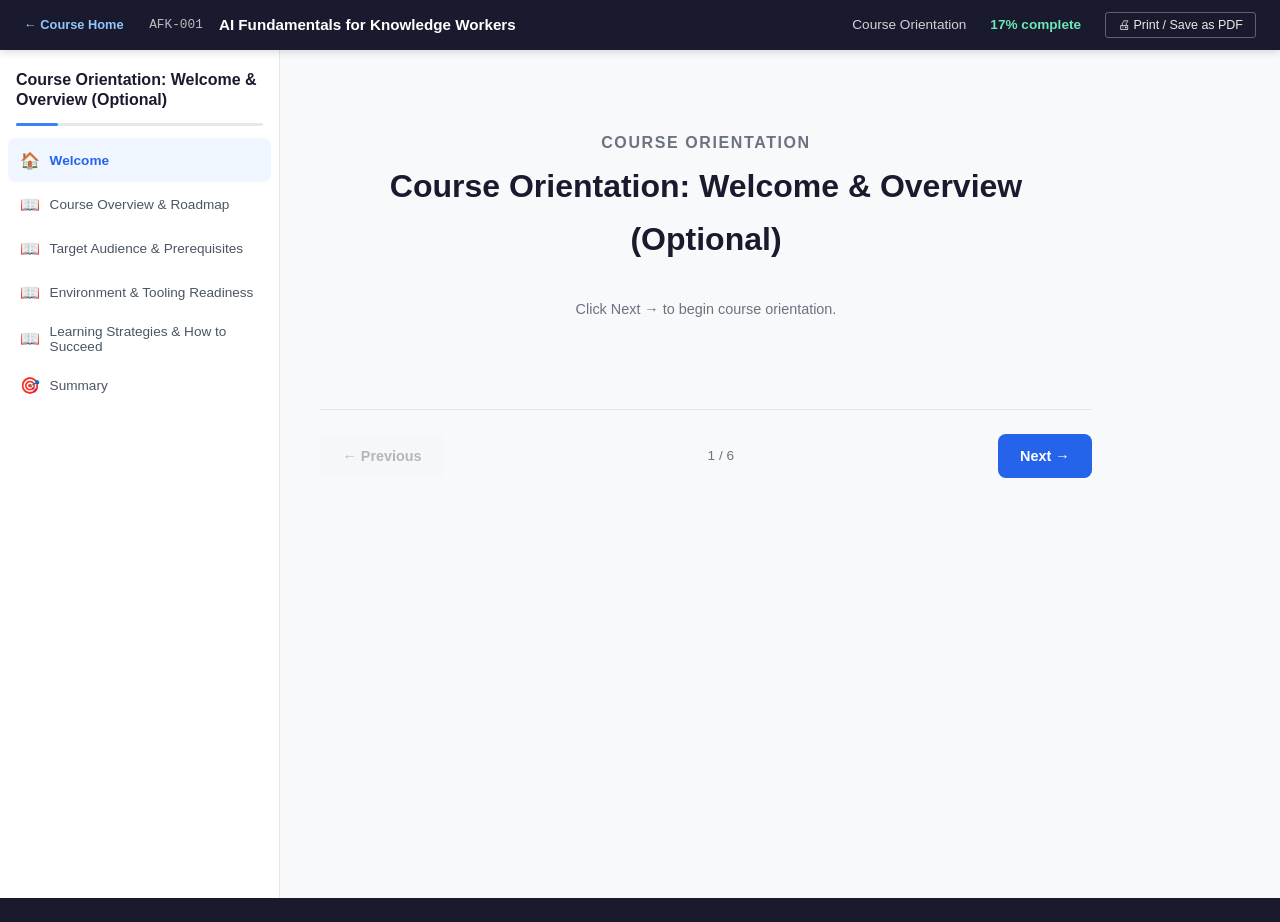
<file: module_00.html>
<!DOCTYPE html>
<html lang="en">
<head>
  <meta charset="UTF-8">
  <meta http-equiv="refresh" content="0; url=Module-00-Course-Orientation.html">
  <title>Redirecting to Course Orientation...</title>
  <script>window.location.replace("Module-00-Course-Orientation.html");</script>
</head>
<body style="font-family:sans-serif;padding:2rem;text-align:center">
  <p>Loading Course Orientation... If you are not redirected automatically, <a href="Module-00-Course-Orientation.html">click here</a>.</p>
</body>
</html>
</file>
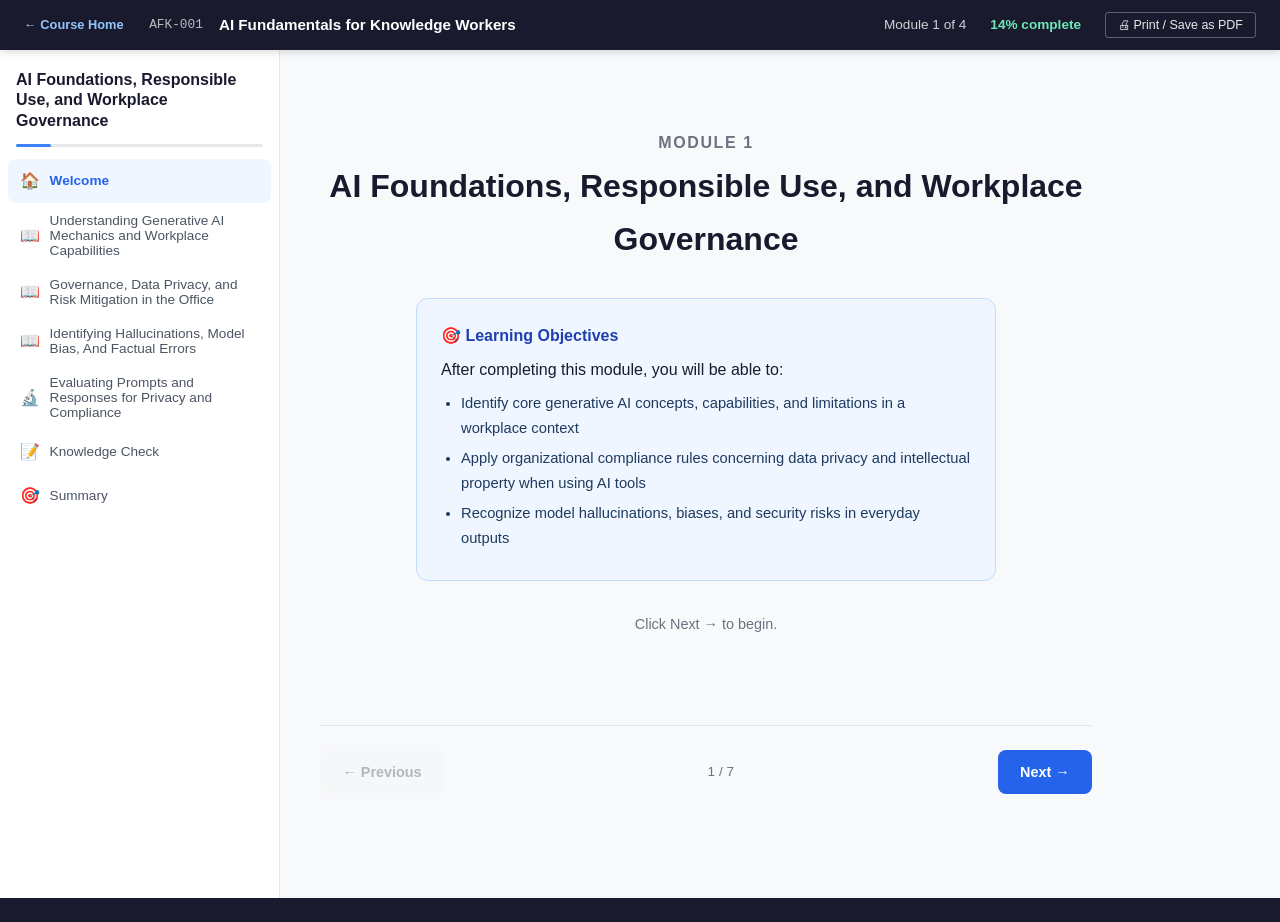
<file: module_01.html>
<!DOCTYPE html>
<html lang="en">
<head>
  <meta charset="UTF-8">
  <meta http-equiv="refresh" content="0; url=Module-01.html">
  <title>Redirecting to Module 1...</title>
  <script>window.location.replace("Module-01.html");</script>
</head>
<body style="font-family:sans-serif;padding:2rem;text-align:center">
  <p>Loading Module 1... If you are not redirected automatically, <a href="Module-01.html">click here</a>.</p>
</body>
</html>
</file>
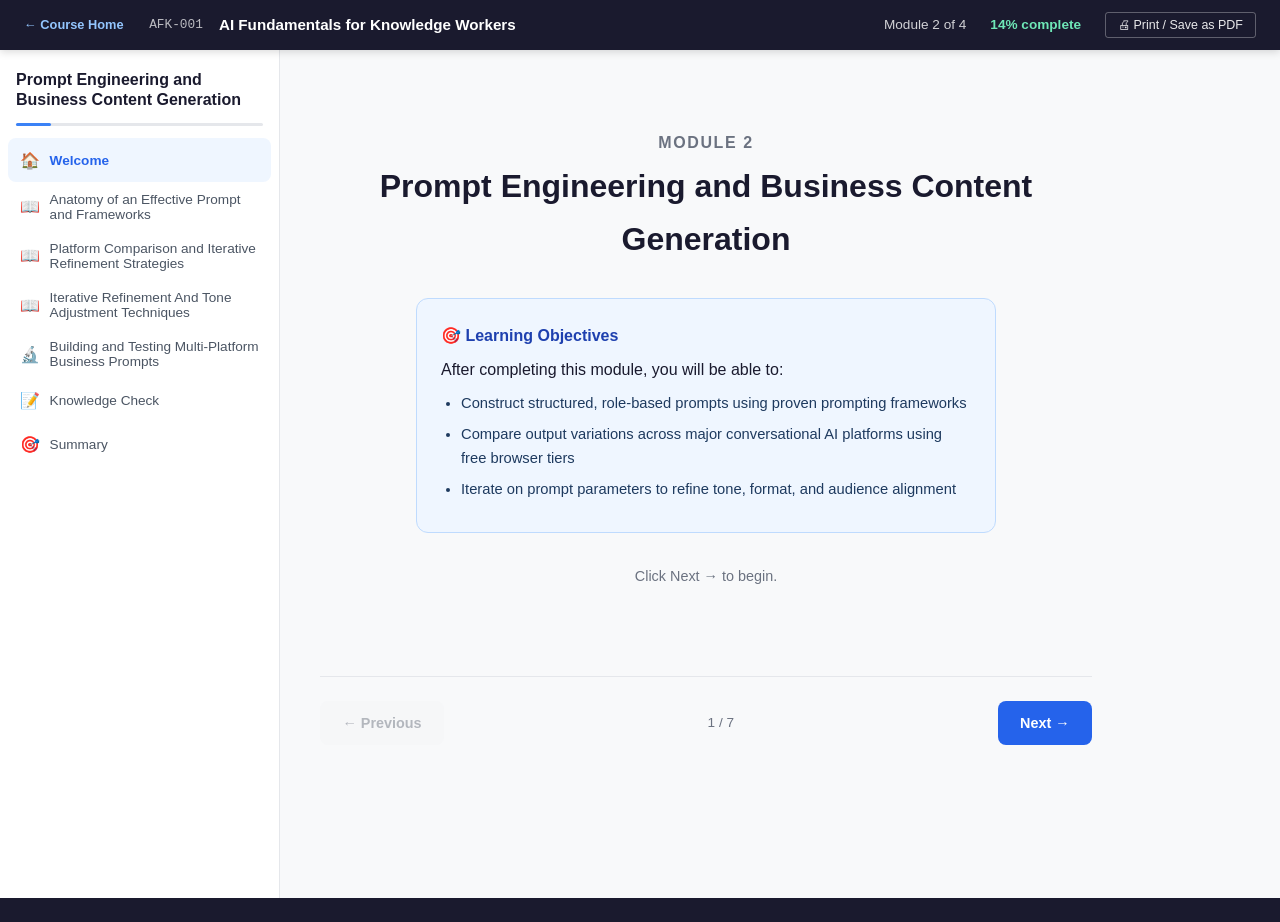
<file: module_02.html>
<!DOCTYPE html>
<html lang="en">
<head>
  <meta charset="UTF-8">
  <meta http-equiv="refresh" content="0; url=Module-02.html">
  <title>Redirecting to Module 2...</title>
  <script>window.location.replace("Module-02.html");</script>
</head>
<body style="font-family:sans-serif;padding:2rem;text-align:center">
  <p>Loading Module 2... If you are not redirected automatically, <a href="Module-02.html">click here</a>.</p>
</body>
</html>
</file>
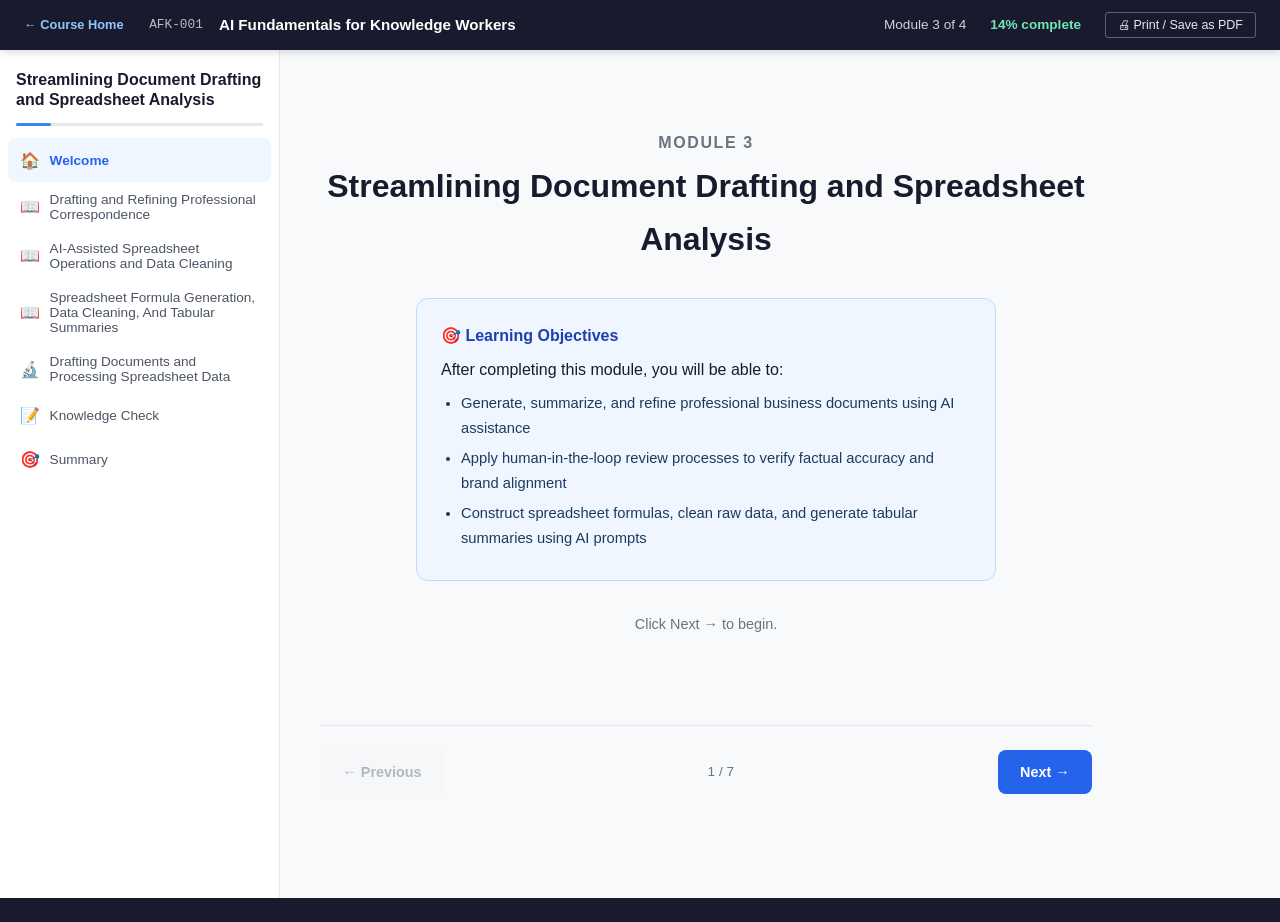
<file: module_03.html>
<!DOCTYPE html>
<html lang="en">
<head>
  <meta charset="UTF-8">
  <meta http-equiv="refresh" content="0; url=Module-03.html">
  <title>Redirecting to Module 3...</title>
  <script>window.location.replace("Module-03.html");</script>
</head>
<body style="font-family:sans-serif;padding:2rem;text-align:center">
  <p>Loading Module 3... If you are not redirected automatically, <a href="Module-03.html">click here</a>.</p>
</body>
</html>
</file>
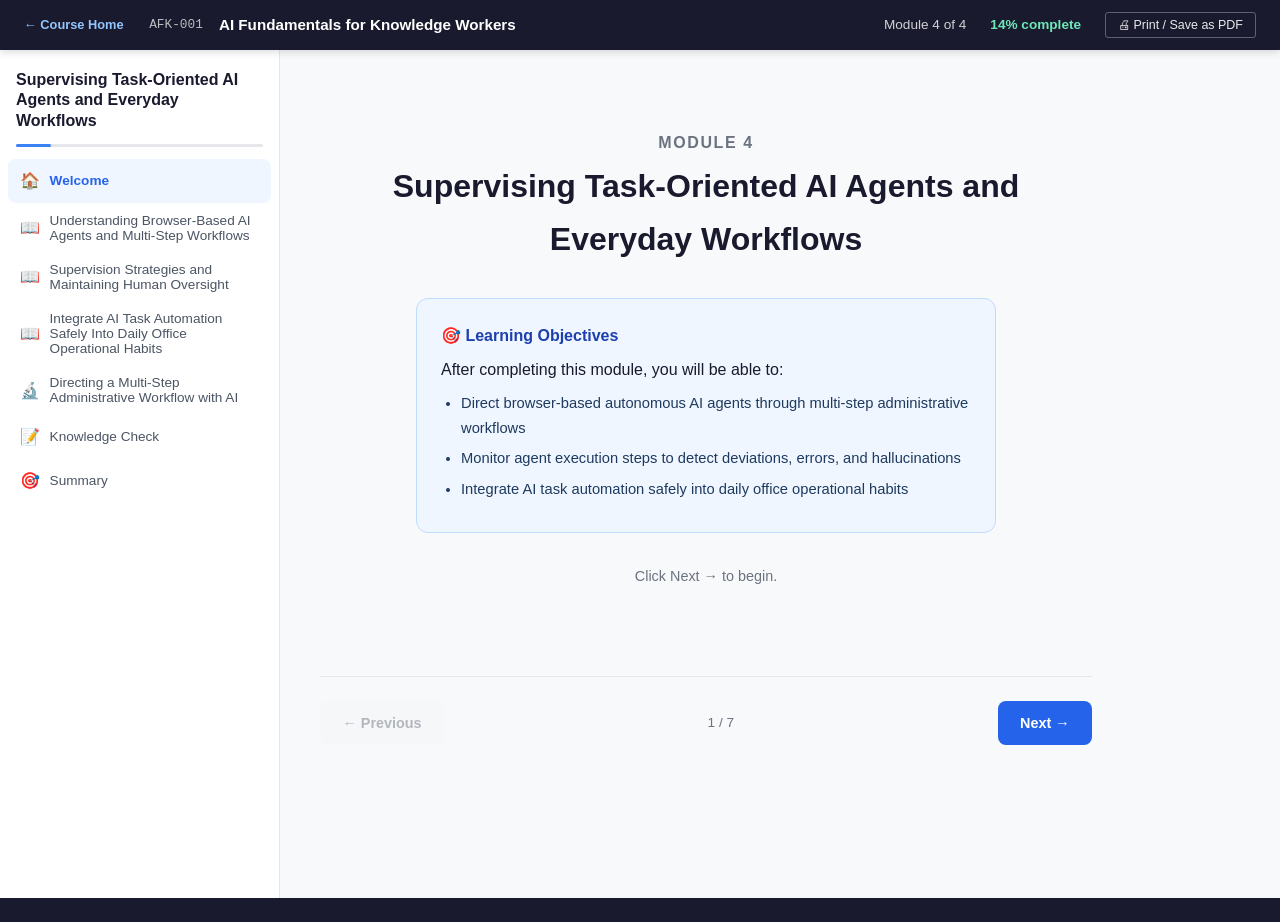
<file: module_04.html>
<!DOCTYPE html>
<html lang="en">
<head>
  <meta charset="UTF-8">
  <meta http-equiv="refresh" content="0; url=Module-04.html">
  <title>Redirecting to Module 4...</title>
  <script>window.location.replace("Module-04.html");</script>
</head>
<body style="font-family:sans-serif;padding:2rem;text-align:center">
  <p>Loading Module 4... If you are not redirected automatically, <a href="Module-04.html">click here</a>.</p>
</body>
</html>
</file>
<file: runtime/player.css>
/* ============================================================
   Courseware Studio — Runtime Player Styles
   ============================================================ */

:root {
  --bg: #f8fafc;
  --surface: #ffffff;
  --surface-subtle: #f1f5f9;
  --border: #e2e8f0;
  --border-strong: #cbd5e1;
  --text: #0f172a;
  --text-muted: #64748b;
  --primary: #2563eb;
  --primary-hover: #1d4ed8;
  --primary-subtle: #eff6ff;
  --accent: #6366f1;
  --accent-hover: #4f46e5;
  --green: #10b981;
  --green-subtle: #ecfdf5;
  --amber: #b45309;
  --amber-subtle: #fffbeb;
  --radius: 12px;
  --shadow: 0 4px 6px -1px rgba(0, 0, 0, 0.05), 0 2px 4px -2px rgba(0, 0, 0, 0.05);
  --shadow-lg: 0 10px 15px -3px rgba(0, 0, 0, 0.08), 0 4px 6px -4px rgba(0, 0, 0, 0.05);
}

*, *::before, *::after {
  box-sizing: border-box;
  margin: 0;
  padding: 0;
}

html {
  font-size: 16px;
  scroll-behavior: smooth;
}

body {
  font-family: -apple-system, BlinkMacSystemFont, "Segoe UI", Roboto, Helvetica, Arial, sans-serif;
  color: var(--text);
  background-color: var(--bg);
  line-height: 1.6;
  -webkit-font-smoothing: antialiased;
}

/* Skip Link */
.skip-link {
  position: fixed;
  top: 1rem;
  left: 1rem;
  z-index: 1000;
  transform: translateY(-200%);
  background: #ffffff;
  color: var(--primary);
  border: 2px solid var(--primary);
  border-radius: 6px;
  padding: 0.5rem 1rem;
  font-weight: 700;
  text-decoration: none;
  transition: transform 0.2s ease;
}

.skip-link:focus {
  transform: translateY(0);
}

/* Header */
.course-header {
  background: linear-gradient(135deg, #0f172a 0%, #1e1b4b 60%, #0f172a 100%);
  color: #ffffff;
  padding: 3.5rem 1.5rem 2.75rem;
  border-bottom: 1px solid rgba(255, 255, 255, 0.1);
}

.header-inner {
  max-width: 1060px;
  margin: 0 auto;
}

.eyebrow {
  display: inline-flex;
  align-items: center;
  gap: 0.4rem;
  font-size: 0.8rem;
  font-weight: 700;
  text-transform: uppercase;
  letter-spacing: 0.08em;
  color: #38bdf8;
  background: rgba(56, 189, 248, 0.12);
  border: 1px solid rgba(56, 189, 248, 0.3);
  padding: 0.3rem 0.85rem;
  border-radius: 9999px;
  margin-bottom: 1rem;
}

.course-title {
  font-size: 2.4rem;
  font-weight: 800;
  letter-spacing: -0.03em;
  line-height: 1.2;
  margin-bottom: 0.65rem;
  color: #ffffff;
}

.course-subtitle {
  font-size: 1.05rem;
  color: #94a3b8;
  font-weight: 500;
  letter-spacing: 0.02em;
}

/* Main Container */
.main {
  max-width: 1060px;
  margin: 0 auto;
  padding: 2rem 1.25rem 4rem;
}

/* Card */
.card {
  background: var(--surface);
  border: 1px solid var(--border);
  border-radius: var(--radius);
  padding: 1.75rem;
  margin-bottom: 1.5rem;
  box-shadow: var(--shadow);
  transition: border-color 0.2s ease, box-shadow 0.2s ease;
}

.card:hover {
  border-color: var(--border-strong);
}

.card.highlight {
  border-color: rgba(99, 102, 241, 0.4);
  background: linear-gradient(180deg, #ffffff 0%, #f8fafc 100%);
}

.card.green-accent {
  border-color: rgba(16, 185, 129, 0.4);
  background: linear-gradient(180deg, #ffffff 0%, #f0fdf4 100%);
}

/* Labels & Typography */
.unit-label {
  font-size: 0.75rem;
  font-weight: 700;
  text-transform: uppercase;
  letter-spacing: 0.08em;
  color: var(--amber);
  margin-bottom: 0.35rem;
}

.card h2 {
  font-size: 1.4rem;
  font-weight: 700;
  letter-spacing: -0.02em;
  color: #0f172a;
}

.markdown {
  font-size: 1.02rem;
  line-height: 1.75;
  color: #334155;
}

/* Buttons */
.button, .btn {
  display: inline-flex;
  align-items: center;
  justify-content: center;
  gap: 0.45rem;
  background: var(--primary);
  color: #ffffff !important;
  font-weight: 600;
  font-size: 0.92rem;
  border-radius: 8px;
  padding: 0.65rem 1.4rem;
  text-decoration: none;
  border: none;
  cursor: pointer;
  transition: all 0.15s ease;
  white-space: nowrap;
}

.button:hover, .btn:hover {
  background: var(--primary-hover);
  transform: translateY(-1px);
}

.btn-secondary {
  background: var(--surface-subtle);
  color: #334155 !important;
  border: 1px solid var(--border);
}

.btn-secondary:hover {
  background: #e2e8f0;
  color: #0f172a !important;
}

.btn-green {
  background: var(--green);
  color: #0f172a !important;
  font-weight: 700;
}

.btn-green:hover {
  background: #059669;
  color: #ffffff !important;
}

.btn-accent {
  background: var(--accent);
  color: #ffffff !important;
}

.btn-accent:hover {
  background: var(--accent-hover);
}

/* Module Cards */
.module-card {
  display: flex;
  align-items: center;
  justify-content: space-between;
  gap: 1.25rem;
  padding: 1.2rem 1.4rem;
  border: 1px solid var(--border);
  border-radius: var(--radius);
  background: #ffffff;
  flex-wrap: wrap;
  transition: all 0.2s ease;
}

.module-card:hover {
  border-color: #93c5fd;
  box-shadow: 0 4px 12px -2px rgba(37, 99, 235, 0.08);
  transform: translateY(-1px);
}

.completion-badge {
  font-size: 0.75rem;
  font-weight: 700;
  color: #166534;
  background: #dcfce7;
  border: 1px solid #86efac;
  border-radius: 999px;
  padding: 2px 10px;
}

/* B2B Showcase & Download Boxes */
.grid-downloads {
  display: grid;
  grid-template-columns: repeat(auto-fit, minmax(280px, 1fr));
  gap: 1.25rem;
  margin-top: 1rem;
}

.download-box {
  background: #f8fafc;
  border: 1px solid var(--border);
  border-radius: 10px;
  padding: 1.25rem;
  display: flex;
  flex-direction: column;
  justify-content: space-between;
}

.download-box h4 {
  font-size: 1.05rem;
  font-weight: 700;
  color: #0f172a;
  margin-bottom: 0.4rem;
}

.download-box p {
  font-size: 0.88rem;
  color: var(--text-muted);
  line-height: 1.5;
  margin-bottom: 1rem;
  flex-grow: 1;
}

/* Footer */
.footer {
  text-align: center;
  padding: 3rem 1.5rem;
  border-top: 1px solid var(--border);
  color: var(--text-muted);
  font-size: 0.9rem;
}

.footer-links {
  display: flex;
  justify-content: center;
  gap: 1.5rem;
  list-style: none;
  margin-top: 1rem;
  flex-wrap: wrap;
}

.footer-links a {
  color: var(--primary);
  text-decoration: none;
}

.footer-links a:hover {
  text-decoration: underline;
}

@media (max-width: 640px) {
  .course-title { font-size: 1.85rem; }
  .card { padding: 1.25rem; }
  .module-card { padding: 1rem; }
}

/* Timing Matrix & Badges */
.timing-table-wrapper {
  overflow-x: auto;
  margin-bottom: 1.5rem;
  border: 1px solid var(--border);
  border-radius: 10px;
}

.timing-table {
  width: 100%;
  border-collapse: collapse;
  font-size: 0.9rem;
  text-align: left;
}

.timing-table th, .timing-table td {
  padding: 0.75rem 1rem;
  border-bottom: 1px solid var(--border);
}

.timing-table th {
  background: #f1f5f9;
  font-weight: 700;
  color: #0f172a;
}

.timing-table tr:last-child td {
  border-bottom: none;
}

.timing-table tr.total-row {
  background: #eff6ff;
  font-weight: 700;
  color: #1e40af;
}

.time-pill {
  display: inline-flex;
  align-items: center;
  gap: 0.3rem;
  font-size: 0.78rem;
  font-weight: 600;
  padding: 2px 8px;
  border-radius: 6px;
  background: #f1f5f9;
  color: #475569;
  border: 1px solid #e2e8f0;
}

.time-pill.lab {
  background: #ecfdf5;
  color: #065f46;
  border-color: #a7f3d0;
}

.time-pill.total {
  background: #eff6ff;
  color: #1e40af;
  border-color: #bfdbfe;
  font-weight: 700;
}
</file>
<file: ai-tutor/tutor.css>
/* ============================================================
   Courseware Studio — LMS-Embedded AI Learning Assistant Widget Styling
   ----------------------------------------------------------------
   Brand palette (matches coursewarestudio.ai):
     navy:   #0b1d3f
     gold:   #c9a55c
     ink:    #1a1a1a
     subtle: #6b7280
     paper:  #ffffff
     surface:#f7f7f5

   All selectors prefixed with cs-tutor- to avoid course-content
   collisions. No global tag selectors. No !important except on
   the FAB z-index (it MUST sit above arbitrary LMS chrome).

   Responsive: slide-out panel becomes full-width on screens < 640px.
   ============================================================ */

.cs-tutor-fab {
  position: fixed;
  bottom: 24px;
  right: 24px;
  z-index: 2147483600 !important;  /* above arbitrary LMS chrome */
  display: inline-flex;
  align-items: center;
  justify-content: center;
  gap: 8px;
  min-height: 44px;
  min-width: 44px;
  padding: 12px 18px 12px 14px;
  border: none;
  border-radius: 999px;
  background: #0b1d3f;
  color: #ffffff;
  font: 600 14px/1.2 -apple-system, BlinkMacSystemFont, "Segoe UI", sans-serif;
  cursor: pointer;
  box-shadow: 0 6px 24px rgba(11, 29, 63, 0.3);
  transition: transform 0.15s ease, box-shadow 0.15s ease;
}
.cs-tutor-fab:hover  { transform: translateY(-1px); box-shadow: 0 8px 28px rgba(11, 29, 63, 0.4); }
.cs-tutor-fab:focus-visible  { outline: 3px solid #c9a55c; outline-offset: 3px; }

.cs-tutor-fab-icon {
  display: inline-block;
  width: 22px;
  height: 22px;
  border-radius: 50%;
  background: #c9a55c;
  color: #0b1d3f;
  text-align: center;
  line-height: 22px;
  font-size: 14px;
  font-weight: bold;
}

/* Modal overlay — prevents pointer interaction with course content while open. */
.cs-tutor-overlay {
  position: fixed;
  inset: 0;
  background: rgba(11, 29, 63, 0.35);
  z-index: 2147483610;
  opacity: 0;
  pointer-events: none;
  transition: opacity 0.2s ease;
}
.cs-tutor-overlay--open {
  opacity: 1;
  pointer-events: auto;
}

/* Slide-out panel */
.cs-tutor-panel {
  position: fixed;
  top: 0;
  right: 0;
  height: 100vh;
  height: 100dvh;
  width: 420px;
  max-width: 100vw;
  background: #ffffff;
  color: #1a1a1a;
  z-index: 2147483620;
  display: flex;
  flex-direction: column;
  box-shadow: -8px 0 32px rgba(11, 29, 63, 0.18);
  transform: translateX(100%);
  transition: transform 0.25s ease;
  pointer-events: none;
  font: 14px/1.5 -apple-system, BlinkMacSystemFont, "Segoe UI", sans-serif;
}
.cs-tutor-panel--open { transform: translateX(0); pointer-events: auto; }

.cs-tutor-header {
  display: flex;
  align-items: center;
  justify-content: space-between;
  padding: 16px 20px;
  border-bottom: 1px solid #e6e6e1;
  background: #0b1d3f;
  color: #ffffff;
}
.cs-tutor-title { margin: 0; font-size: 16px; font-weight: 600; letter-spacing: 0.2px; line-height: 1.25; }

.cs-tutor-close {
  border: none;
  background: transparent;
  color: #ffffff;
  font-size: 28px;
  line-height: 1;
  cursor: pointer;
  min-width: 44px;
  min-height: 44px;
  padding: 4px 8px;
  border-radius: 4px;
}
.cs-tutor-close:hover { background: rgba(255, 255, 255, 0.12); }
.cs-tutor-close:focus-visible { outline: 3px solid #c9a55c; outline-offset: 2px; }

.cs-tutor-scope {
  padding: 10px 20px;
  background: #f7f7f5;
  border-bottom: 1px solid #e6e6e1;
}
.cs-tutor-scope-label { display: inline-flex; align-items: center; gap: 8px; min-height: 44px; color: #6b7280; font-size: 13px; cursor: pointer; }
.cs-tutor-scope-checkbox { width: 20px; height: 20px; accent-color: #0b1d3f; }

.cs-tutor-log {
  flex: 1;
  overflow-y: auto;
  padding: 16px 20px;
  display: flex;
  flex-direction: column;
  gap: 12px;
}

.cs-tutor-msg {
  display: flex;
  flex-direction: column;
  gap: 4px;
  max-width: 90%;
}
.cs-tutor-msg--user      { align-self: flex-end; }
.cs-tutor-msg--assistant { align-self: flex-start; }

.cs-tutor-msg-body {
  padding: 10px 14px;
  border-radius: 14px;
  font-size: 14px;
  line-height: 1.5;
  white-space: pre-wrap;
  word-wrap: break-word;
}
.cs-tutor-msg--user      .cs-tutor-msg-body { background: #0b1d3f; color: #ffffff; border-bottom-right-radius: 4px; }
.cs-tutor-msg--assistant .cs-tutor-msg-body { background: #f3f1ea; color: #1a1a1a; border-bottom-left-radius: 4px; }

.cs-tutor-msg-cite {
  margin-top: 2px;
  padding: 0 14px;
  font-size: 12px;
  color: #6b7280;
  font-style: italic;
}

.cs-tutor-status {
  padding: 6px 20px;
  font-size: 12px;
  color: #6b7280;
  min-height: 18px;
}

.cs-tutor-fatal {
  padding: 12px 14px;
  background: #fef3c7;
  color: #6b4f00;
  border: 1px solid #f0d97a;
  border-radius: 8px;
  font-size: 13px;
}

.cs-tutor-form {
  display: flex;
  gap: 8px;
  padding: 12px 20px;
  border-top: 1px solid #e6e6e1;
  background: #ffffff;
}
.cs-tutor-input {
  flex: 1;
  min-width: 0;
  min-height: 44px;
  padding: 10px 12px;
  border: 1px solid #d4d4cf;
  border-radius: 8px;
  font: 14px/1.4 -apple-system, BlinkMacSystemFont, "Segoe UI", sans-serif;
  color: #1a1a1a;
  background: #ffffff;
}
.cs-tutor-input:focus-visible { outline: 2px solid #0b1d3f; outline-offset: 1px; border-color: #0b1d3f; box-shadow: 0 0 0 3px rgba(11, 29, 63, 0.12); }
.cs-tutor-input:disabled { background: #f3f1ea; color: #9ca3af; cursor: not-allowed; }

.cs-tutor-submit {
  min-height: 44px;
  min-width: 44px;
  padding: 10px 18px;
  background: #c9a55c;
  color: #0b1d3f;
  border: none;
  border-radius: 8px;
  font: 600 14px/1.2 -apple-system, BlinkMacSystemFont, "Segoe UI", sans-serif;
  cursor: pointer;
  transition: background 0.15s ease;
}
.cs-tutor-submit:hover    { background: #b58f3f; }
.cs-tutor-submit:focus-visible    { outline: 3px solid #0b1d3f; outline-offset: 2px; }
.cs-tutor-submit:disabled { background: #d4d4cf; color: #9ca3af; cursor: not-allowed; }

.cs-tutor-footer {
  padding: 10px 20px;
  border-top: 1px solid #e6e6e1;
  font-size: 11px;
  color: #6b7280;
  text-align: center;
  background: #f7f7f5;
}

/* Welcome card */
.cs-tutor-welcome {
  background: #fff8e7;
  border: 1px solid #f0d97a;
  border-radius: 12px;
  padding: 16px;
  align-self: stretch;
}
.cs-tutor-welcome-title { margin: 0 0 8px 0; font-size: 15px; color: #0b1d3f; }
.cs-tutor-welcome-body  { margin: 0 0 12px 0; font-size: 13px; line-height: 1.5; color: #4a4a4a; }
.cs-tutor-welcome-ok {
  min-height: 44px;
  padding: 6px 14px;
  background: #0b1d3f;
  color: #ffffff;
  border: none;
  border-radius: 6px;
  font: 600 13px/1.2 -apple-system, BlinkMacSystemFont, "Segoe UI", sans-serif;
  cursor: pointer;
}
.cs-tutor-welcome-ok:hover { background: #1a3055; }
.cs-tutor-welcome-ok:focus-visible { outline: 3px solid #2563eb; outline-offset: 2px; }

/* Mobile breakpoint — panel becomes full-screen */
@media (max-width: 640px) {
  .cs-tutor-panel {
    width: 100vw;
    box-shadow: none;
    padding-bottom: env(safe-area-inset-bottom);
  }
  .cs-tutor-fab {
    bottom: max(16px, env(safe-area-inset-bottom));
    right: max(16px, env(safe-area-inset-right));
    padding: 10px 14px;
    font-size: 13px;
  }
  .cs-tutor-fab-label {
    display: none;  /* icon-only on mobile to save space */
  }
}

/* Print — hide tutor when learner prints the course */
@media print {
  .cs-tutor-fab,
  .cs-tutor-panel,
  .cs-tutor-overlay { display: none !important; }
}

/* Reduced motion — respect OS-level preference */
@media (prefers-reduced-motion: reduce) {
  .cs-tutor-fab,
  .cs-tutor-panel,
  .cs-tutor-overlay { transition: none; }
}
</file>
